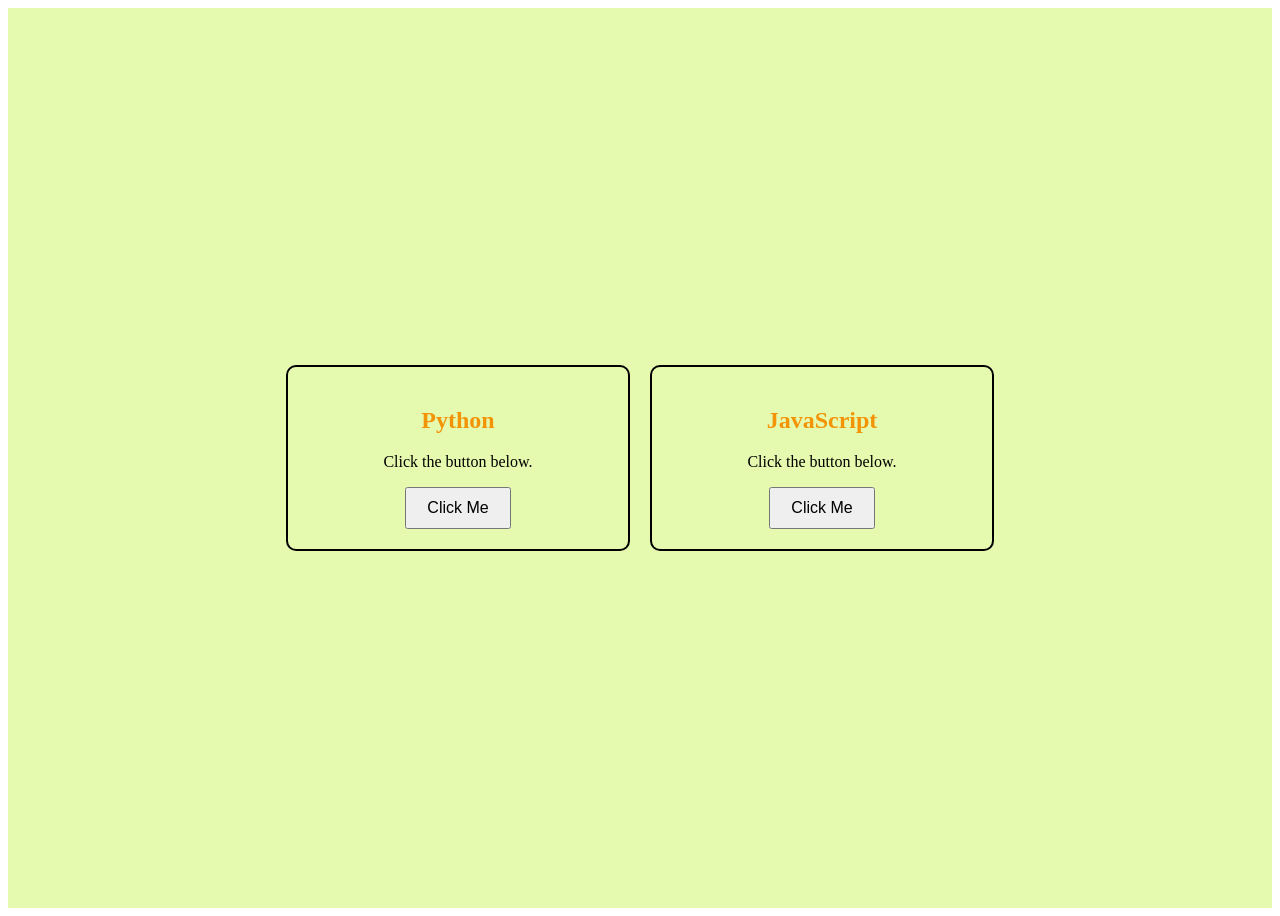
<file: FullStack learning/web technologies/CSS/index.htm>
<!DOCTYPE html>
<html lang="en">
<head>
    <meta charset="UTF-8">
    <meta name="viewport" content="width=device-width, initial-scale=1.0">
    <title>Demo</title>
    <link rel="stylesheet" href="style.css">
    <style>
        section {
            background-color: #d9f787a9;
        }
    </style>
</head>
<body>
    <section>
        <div class="container">
            <div class="card">
                <h2 style="color: rgb(243, 148, 6);">Python</h2>
                <p>Click the button below.</p>

                <button onclick="showMessage()">
                    Click Me
                </button>
            </div>
            <div class="card">
                <h2 style="color: rgb(243, 148, 6);">JavaScript</h2>
                <p>Click the button below.</p>
    
                <button onclick="showMessage()">
                    Click Me
                </button>
            </div>
        </div>
    </section>
    <script>
        function showMessage() {
            alert("Hello! You clicked the button.");
        }
    </script>
</body>
</html>
</file>
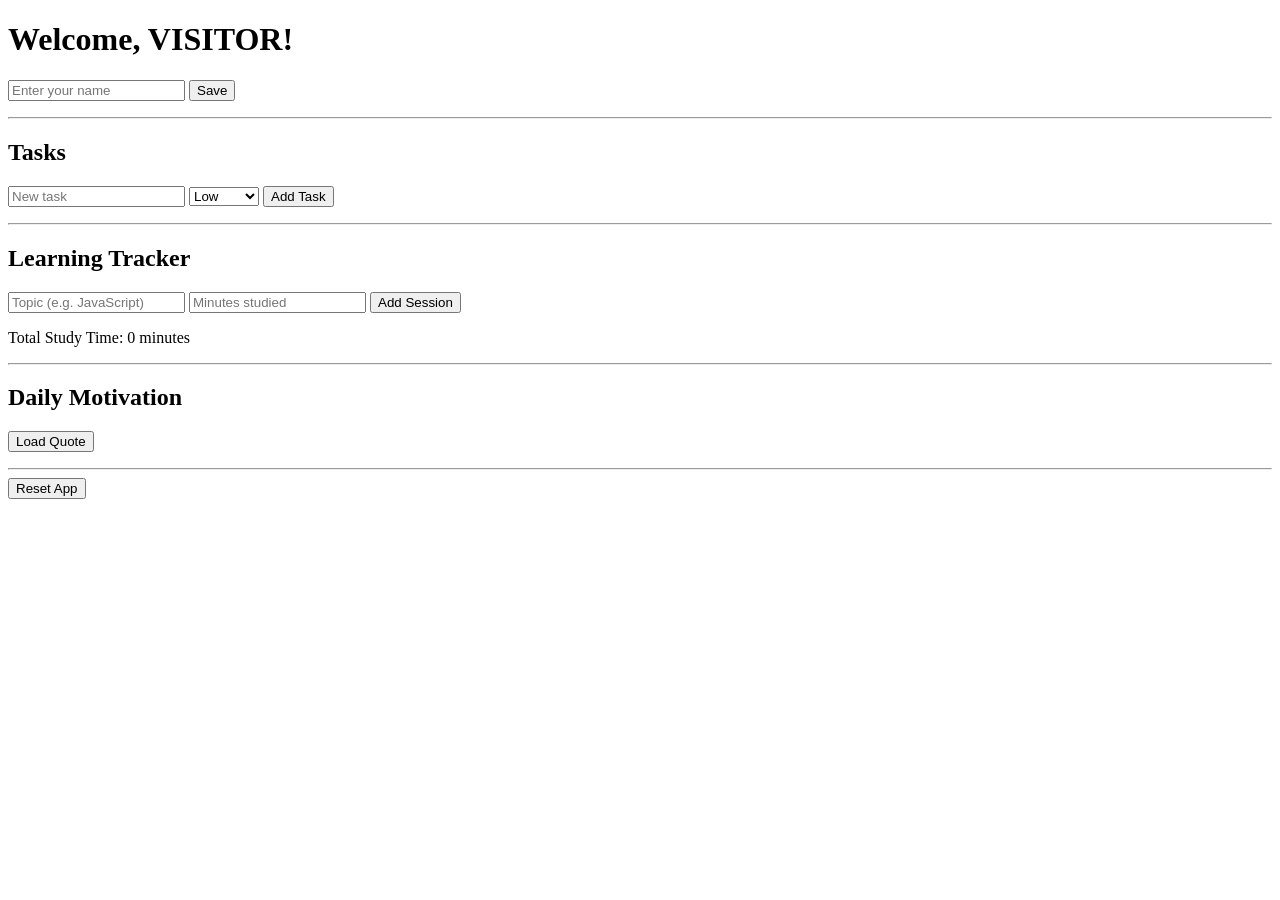
<file: FullStack learning/web technologies/JS learning/JS Productivity Dashboard (Pure JS prj)/ES module-based code/index.html>
<!DOCTYPE html>
<html lang="en">
<head>
  <meta charset="UTF-8">
  <title>Productivity Dashboard</title>
</head>
<body>

  <h1 id="title"></h1>

  <form id="user-form">
    <input id="name" placeholder="Enter your name" />
    <button type="submit">Save</button>
  </form>

  <p id="output"></p>

  <hr />

    <h2>Tasks</h2>

    <form id="task-form">
    <input id="task-input" placeholder="New task" />
    <select id="priority">
        <option value="low">Low</option>
        <option value="medium">Medium</option>
        <option value="high">High</option>
    </select>
    <button type="submit">Add Task</button>
    </form>

    <ul id="task-list"></ul>

    <hr />

    <h2>Learning Tracker</h2>

    <form id="session-form">
    <input id="topic" placeholder="Topic (e.g. JavaScript)" />
    <input id="duration" type="number" placeholder="Minutes studied" />
    <button type="submit">Add Session</button>
    </form>

    <p id="stats"></p>

    <ul id="session-list"></ul>

    <hr />

    <h2>Daily Motivation</h2>

    <button id="load-quote">Load Quote</button>

    <p id="quote"></p>
    <p id="quote-status"></p>

    <hr />
    <!-- RESET THE LOCAL DATA -->
    <button id="reset">Reset App</button>

  <script type="module" src="app.js"></script>
</body>
</html>
</file>
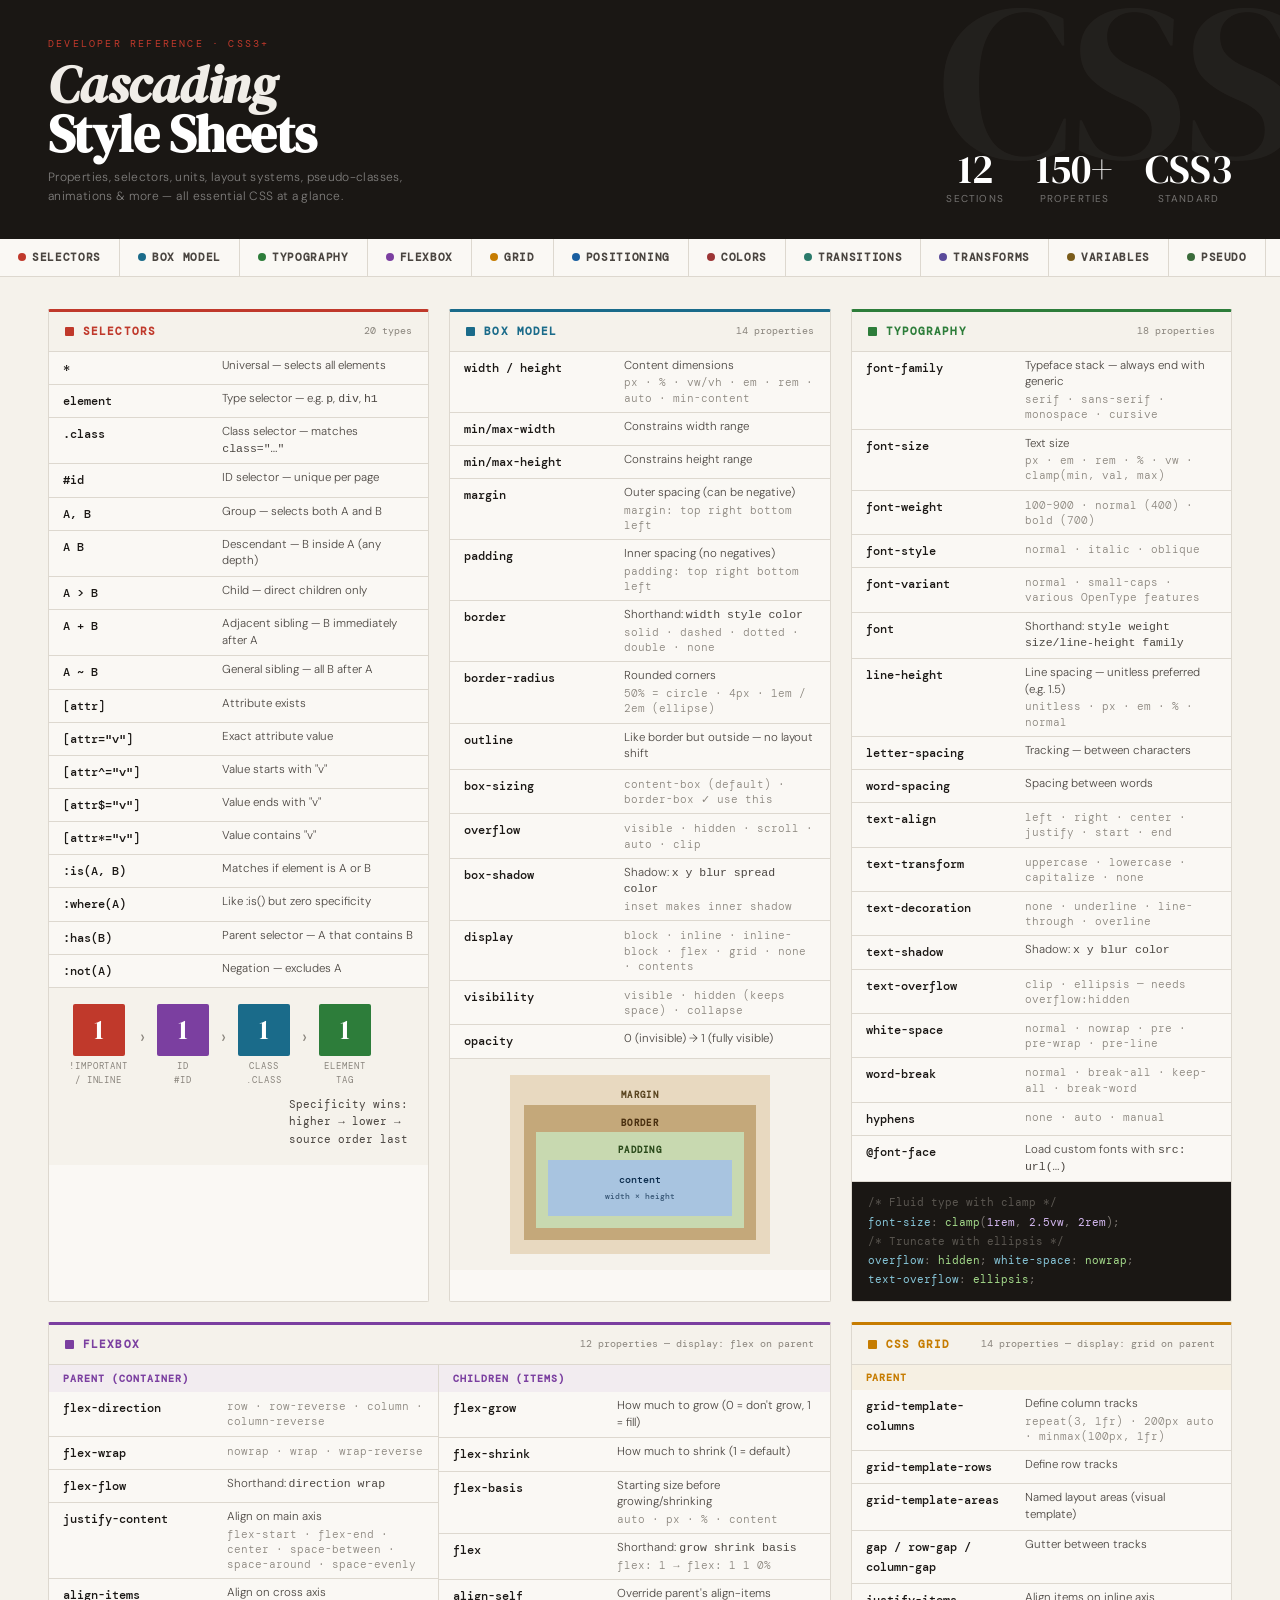
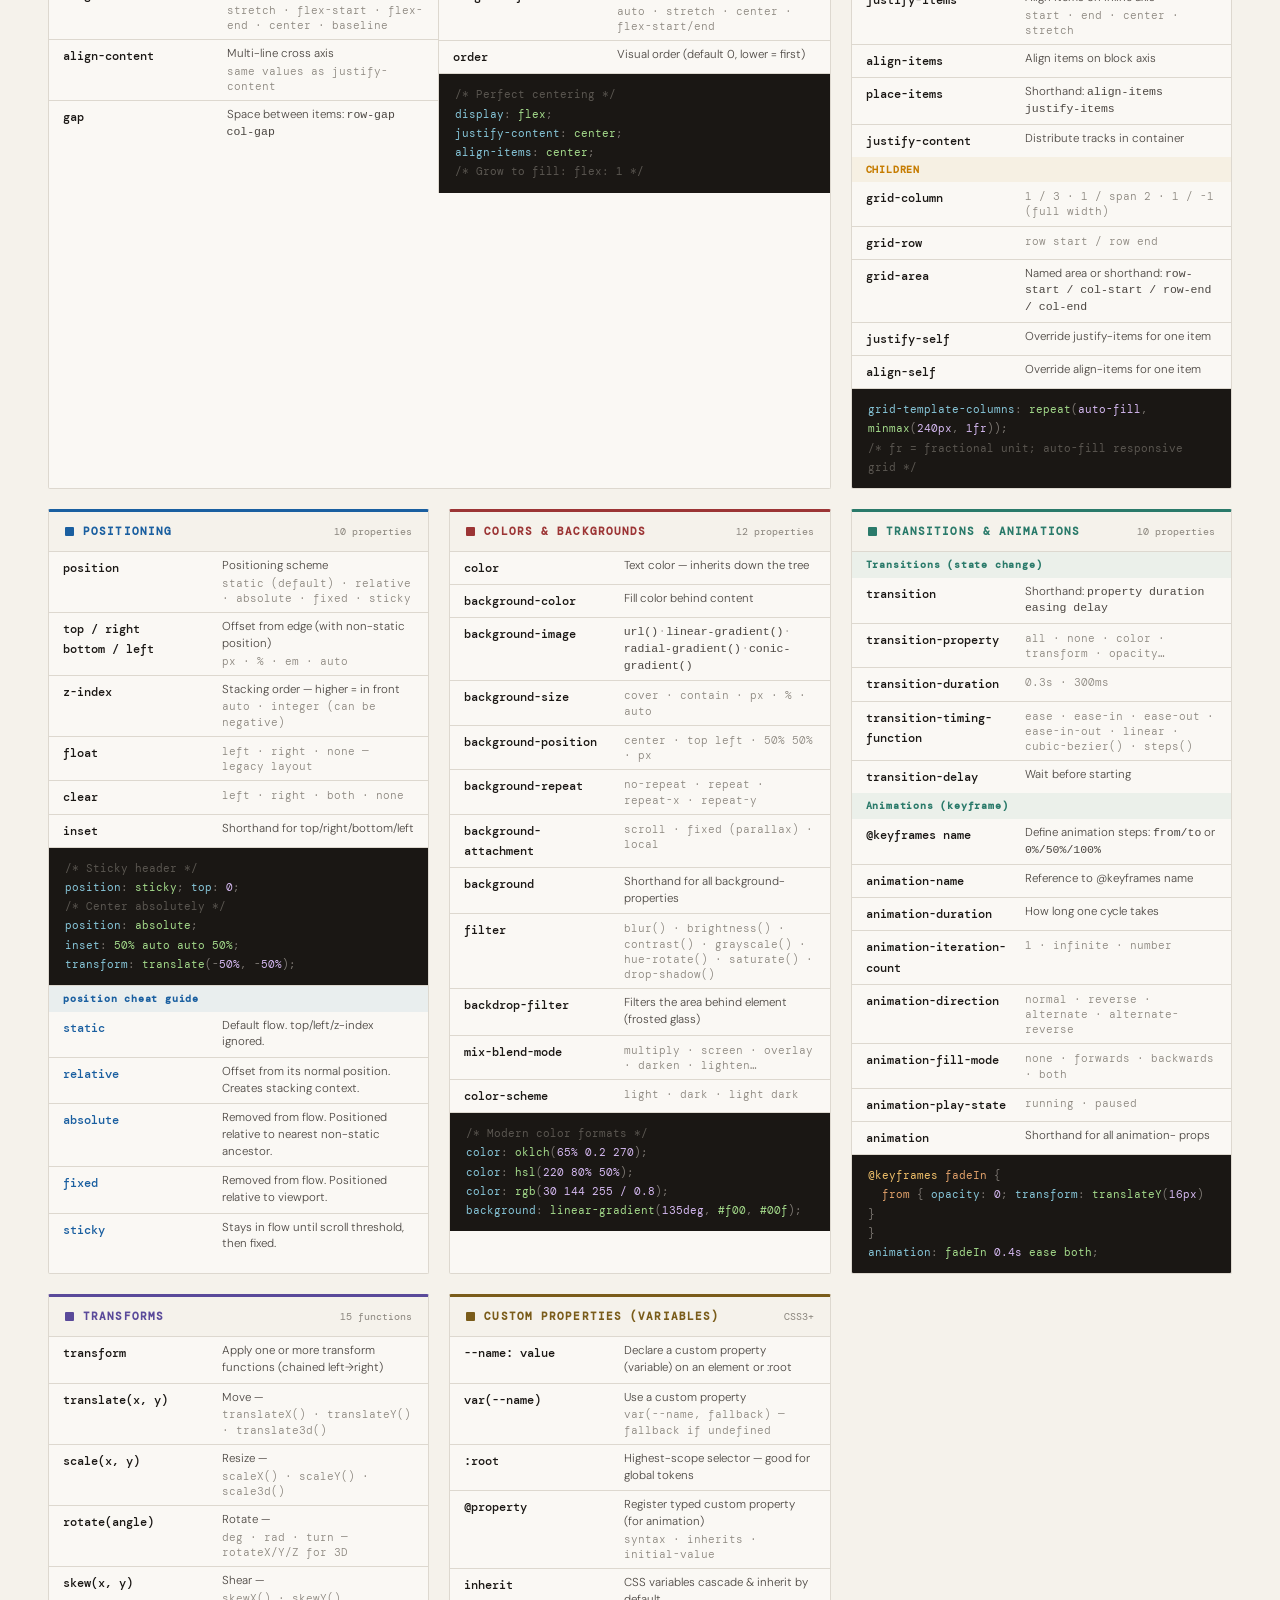
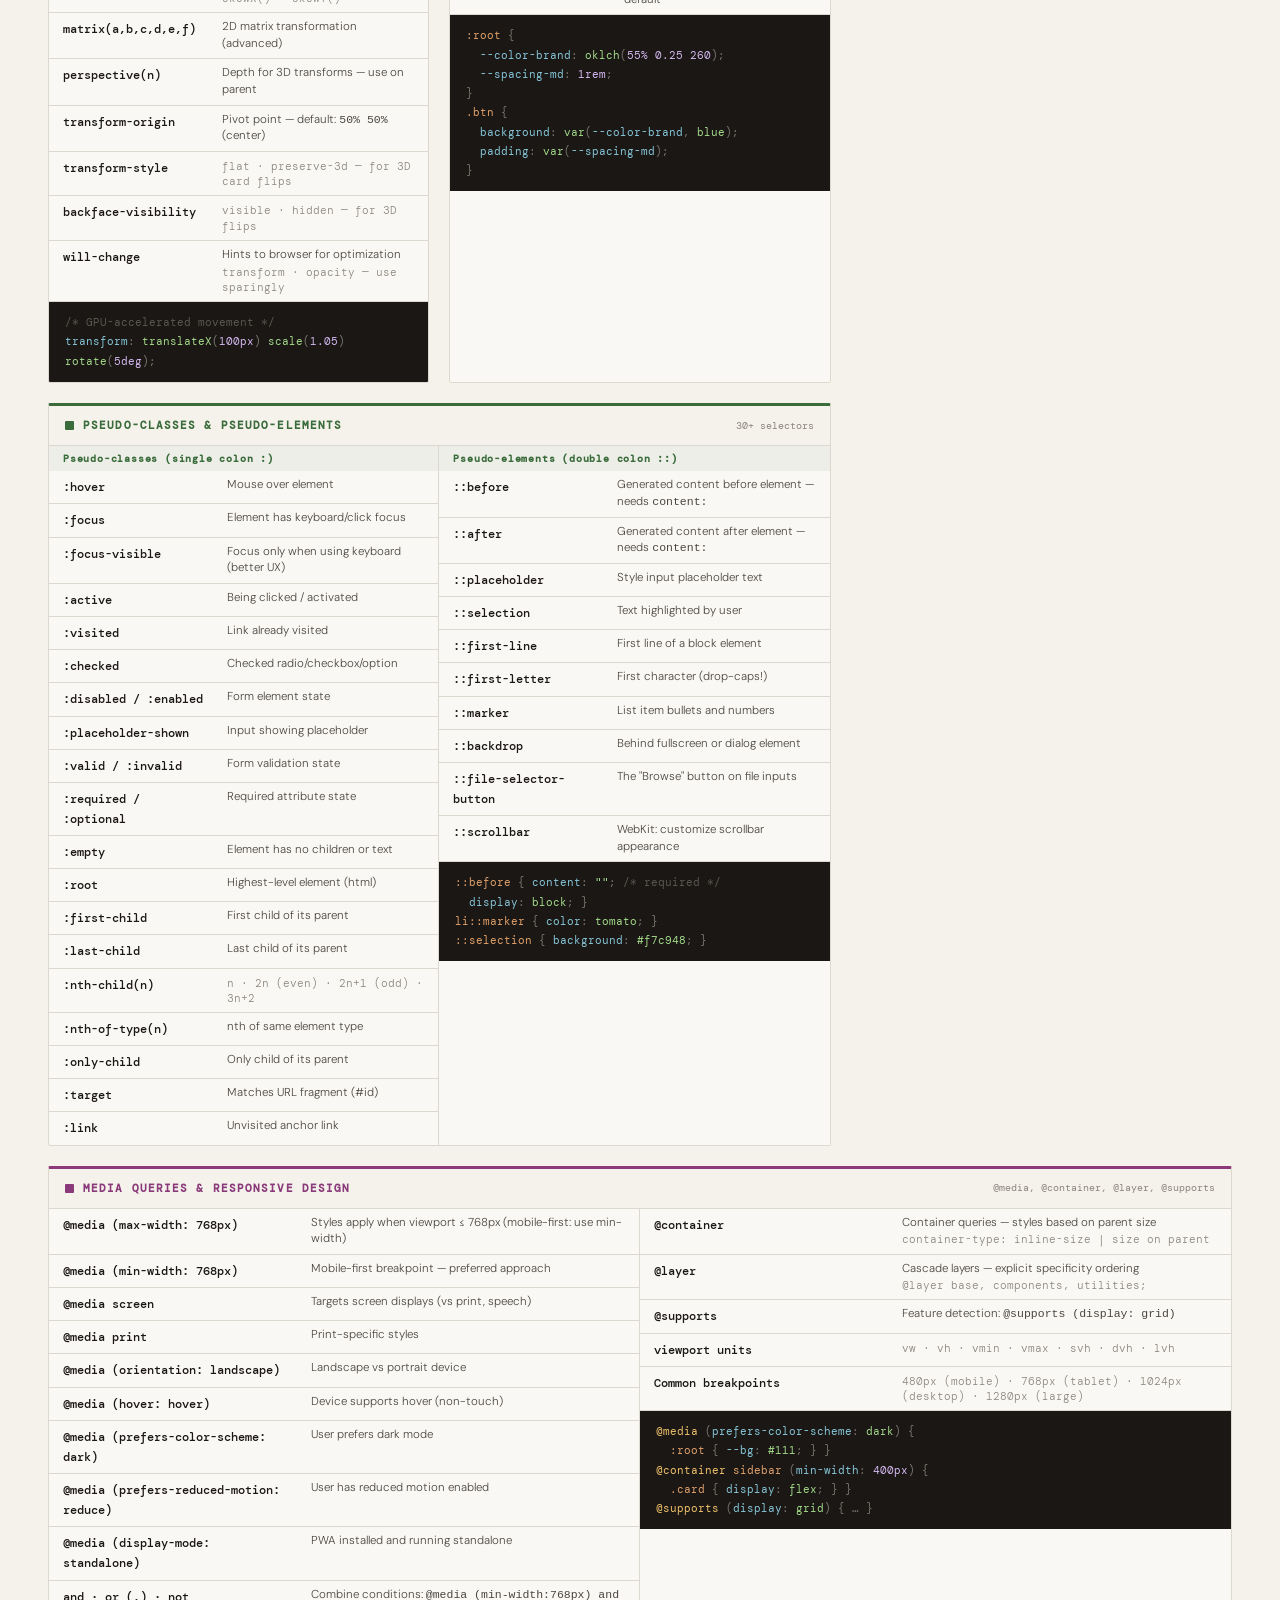
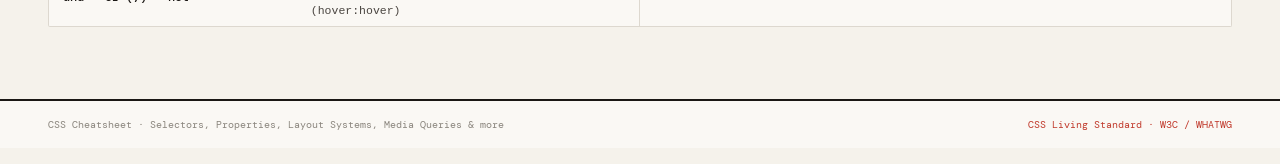
<file: FullStack learning/web technologies/css-cheatsheet.html>
<!DOCTYPE html>
<html lang="en">
<head>
<meta charset="UTF-8">
<meta name="viewport" content="width=device-width, initial-scale=1.0">
<title>CSS — Cheatsheet</title>
<link href="https://fonts.googleapis.com/css2?family=DM+Mono:ital,wght@0,300;0,400;0,500;1,300&family=DM+Serif+Display:ital@0;1&family=DM+Sans:wght@300;400;500;600&display=swap" rel="stylesheet">
<style>
  :root {
    --bg: #f5f2eb;
    --paper: #faf8f4;
    --ink: #1a1714;
    --ink-mid: #4a4540;
    --ink-dim: #8a857d;
    --rule: #ddd8cf;
    --accent: #c0392b;

    /* category colors */
    --c1: #c0392b; /* selectors - red */
    --c2: #1a6b8a; /* box model - teal */
    --c3: #2d7d3a; /* typography - green */
    --c4: #7b3fa0; /* flexbox - purple */
    --c5: #c67c00; /* grid - amber */
    --c6: #1a5fa0; /* positioning - blue */
    --c7: #9c3535; /* colors - rose */
    --c8: #2a7a6a; /* transitions - emerald */
    --c9: #5a4a9a; /* transforms - indigo */
    --c10: #7a5c1a; /* variables - brown */
    --c11: #3a6b3a; /* pseudo - forest */
    --c12: #8a3a7a; /* media queries - magenta */

    --mono: 'DM Mono', monospace;
    --serif: 'DM Serif Display', serif;
    --sans: 'DM Sans', sans-serif;
  }

  *, *::before, *::after { box-sizing: border-box; margin: 0; padding: 0; }

  body {
    background: var(--bg);
    color: var(--ink);
    font-family: var(--sans);
    font-size: 13px;
    line-height: 1.55;
  }

  /* ─── HEADER ─── */
  header {
    background: var(--ink);
    color: var(--paper);
    padding: 36px 48px 32px;
    display: flex;
    align-items: flex-end;
    justify-content: space-between;
    gap: 24px;
    position: relative;
    overflow: hidden;
  }

  header::before {
    content: 'CSS';
    position: absolute;
    right: -20px;
    top: -30px;
    font-family: var(--serif);
    font-size: 220px;
    color: rgba(255,255,255,0.04);
    pointer-events: none;
    line-height: 1;
  }

  .h-eyebrow {
    font-family: var(--mono);
    font-size: 10px;
    letter-spacing: 0.22em;
    text-transform: uppercase;
    color: var(--accent);
    margin-bottom: 8px;
  }

  h1 {
    font-family: var(--serif);
    font-size: 52px;
    line-height: 0.95;
    color: #fff;
    letter-spacing: -0.01em;
  }

  h1 em {
    font-style: italic;
    color: #f0ede8;
  }

  .h-sub {
    font-size: 12px;
    color: rgba(255,255,255,0.45);
    margin-top: 10px;
    font-weight: 300;
    letter-spacing: 0.03em;
    max-width: 400px;
    line-height: 1.6;
  }

  .h-stats {
    display: flex;
    gap: 32px;
    flex-shrink: 0;
    position: relative;
    z-index: 1;
  }

  .h-stat { text-align: center; }
  .h-stat-n {
    font-family: var(--serif);
    font-size: 40px;
    color: #fff;
    line-height: 1;
    display: block;
  }
  .h-stat-l {
    font-size: 10px;
    color: rgba(255,255,255,0.4);
    letter-spacing: 0.12em;
    text-transform: uppercase;
    margin-top: 2px;
    display: block;
  }

  /* ─── CATEGORY STRIP ─── */
  .cat-strip {
    display: flex;
    border-bottom: 1px solid var(--rule);
    background: var(--paper);
    overflow-x: auto;
    scrollbar-width: none;
  }
  .cat-strip::-webkit-scrollbar { display: none; }

  .cat-pill {
    padding: 10px 18px;
    font-size: 11px;
    font-weight: 600;
    letter-spacing: 0.06em;
    text-transform: uppercase;
    white-space: nowrap;
    border-right: 1px solid var(--rule);
    cursor: pointer;
    transition: background 0.15s;
    display: flex;
    align-items: center;
    gap: 6px;
    font-family: var(--mono);
    color: var(--ink-mid);
  }

  .cat-pill:hover { background: var(--bg); }

  .cat-dot {
    width: 8px; height: 8px; border-radius: 50%;
    flex-shrink: 0;
  }

  /* ─── MAIN LAYOUT ─── */
  .main { padding: 32px 48px 72px; }

  .grid {
    display: grid;
    grid-template-columns: repeat(3, 1fr);
    gap: 20px;
  }

  @media (max-width: 1100px) { .grid { grid-template-columns: repeat(2,1fr); } }
  @media (max-width: 680px)  { .grid { grid-template-columns: 1fr; } .main { padding: 20px; } header { padding: 24px; flex-direction: column; align-items: flex-start; } }

  /* ─── CARD ─── */
  .card {
    background: var(--paper);
    border: 1px solid var(--rule);
    border-top: 3px solid var(--rule);
    border-radius: 2px;
    overflow: hidden;
    animation: rise 0.45s cubic-bezier(0.22,1,0.36,1) both;
  }

  @keyframes rise {
    from { opacity: 0; transform: translateY(14px); }
    to   { opacity: 1; transform: translateY(0); }
  }

  .card:nth-child(1)  { animation-delay:0.04s; border-top-color: var(--c1); }
  .card:nth-child(2)  { animation-delay:0.07s; border-top-color: var(--c2); }
  .card:nth-child(3)  { animation-delay:0.10s; border-top-color: var(--c3); }
  .card:nth-child(4)  { animation-delay:0.13s; border-top-color: var(--c4); }
  .card:nth-child(5)  { animation-delay:0.16s; border-top-color: var(--c5); }
  .card:nth-child(6)  { animation-delay:0.19s; border-top-color: var(--c6); }
  .card:nth-child(7)  { animation-delay:0.22s; border-top-color: var(--c7); }
  .card:nth-child(8)  { animation-delay:0.25s; border-top-color: var(--c8); }
  .card:nth-child(9)  { animation-delay:0.28s; border-top-color: var(--c9); }
  .card:nth-child(10) { animation-delay:0.31s; border-top-color: var(--c10); }
  .card:nth-child(11) { animation-delay:0.34s; border-top-color: var(--c11); }
  .card:nth-child(12) { animation-delay:0.37s; border-top-color: var(--c12); }

  .card-head {
    padding: 11px 16px;
    display: flex;
    align-items: center;
    gap: 9px;
    border-bottom: 1px solid var(--rule);
    background: var(--bg);
  }

  .card-icon { width: 9px; height: 9px; border-radius: 1px; flex-shrink: 0; }

  .card-title {
    font-size: 11px;
    font-weight: 600;
    letter-spacing: 0.1em;
    text-transform: uppercase;
    font-family: var(--mono);
  }

  .card-count {
    margin-left: auto;
    font-size: 10px;
    color: var(--ink-dim);
    font-family: var(--mono);
  }

  /* ─── PROPERTY ROWS ─── */
  .prop-table { width: 100%; border-collapse: collapse; }

  .prop-table tr {
    border-bottom: 1px solid var(--rule);
    transition: background 0.1s;
  }
  .prop-table tr:last-child { border-bottom: none; }
  .prop-table tr:hover { background: rgba(0,0,0,0.025); }

  .prop-table td { padding: 6px 14px; vertical-align: top; }
  .prop-table td:first-child { width: 42%; padding-right: 4px; }

  .prop { font-family: var(--mono); font-size: 12px; font-weight: 500; }
  .prop-desc { font-size: 11.5px; color: var(--ink-mid); font-weight: 300; line-height: 1.45; }

  .vals {
    font-family: var(--mono);
    font-size: 10.5px;
    color: var(--ink-dim);
    display: block;
    margin-top: 1px;
  }

  /* ─── CODE EXAMPLE ─── */
  .example {
    background: var(--ink);
    padding: 11px 16px;
    font-family: var(--mono);
    font-size: 11px;
    line-height: 1.75;
    color: #c8c4be;
    border-top: 1px solid var(--rule);
    overflow-x: auto;
  }

  .e-sel   { color: #e0a06a; }
  .e-prop  { color: #86c5d8; }
  .e-val   { color: #a3d98a; }
  .e-unit  { color: #d4b8f0; }
  .e-comment { color: #5a5650; }
  .e-at    { color: #f0c06a; }
  .e-punc  { color: #7a7570; }

  /* ─── FULL SPAN ─── */
  .full { grid-column: 1 / -1; }
  .span2 { grid-column: span 2; }

  /* ─── TWO-COL TABLE INSIDE FULL CARD ─── */
  .two-col-wrap {
    display: grid;
    grid-template-columns: 1fr 1fr;
    gap: 0;
  }
  .two-col-wrap > div { border-right: 1px solid var(--rule); }
  .two-col-wrap > div:last-child { border-right: none; }

  /* ─── SPECIFICITY DIAGRAM ─── */
  .specificity {
    display: flex;
    align-items: center;
    gap: 0;
    padding: 16px 20px;
    border-top: 1px solid var(--rule);
    background: var(--bg);
    flex-wrap: wrap;
    gap: 8px;
  }

  .spec-box {
    display: flex;
    flex-direction: column;
    align-items: center;
    gap: 4px;
  }

  .spec-num {
    width: 52px; height: 52px;
    border-radius: 2px;
    display: flex;
    align-items: center;
    justify-content: center;
    font-family: var(--serif);
    font-size: 28px;
    color: #fff;
  }

  .spec-lbl {
    font-size: 9px;
    font-family: var(--mono);
    letter-spacing: 0.1em;
    text-transform: uppercase;
    color: var(--ink-dim);
    text-align: center;
  }

  .spec-arrow {
    font-size: 18px;
    color: var(--ink-dim);
    padding: 0 4px;
    margin-top: -16px;
  }

  .spec-note {
    margin-left: auto;
    font-size: 11px;
    color: var(--ink-mid);
    font-family: var(--mono);
    line-height: 1.6;
    max-width: 220px;
  }

  /* ─── BOX MODEL DIAGRAM ─── */
  .box-model {
    padding: 16px;
    display: flex;
    justify-content: center;
    border-top: 1px solid var(--rule);
    background: var(--bg);
  }

  .bm-outer {
    background: #e8d9c0;
    padding: 14px;
    font-family: var(--mono);
    font-size: 10px;
    color: #5a4520;
    text-align: center;
    position: relative;
    min-width: 260px;
  }
  .bm-border {
    background: #c4a87a;
    padding: 12px;
    color: #4a3010;
  }
  .bm-padding {
    background: #c8d9b0;
    padding: 12px;
    color: #2a4a1a;
  }
  .bm-content {
    background: #a8c4e0;
    padding: 12px 20px;
    color: #0a2a4a;
    font-weight: 500;
  }
  .bm-label {
    font-size: 9px;
    letter-spacing: 0.14em;
    text-transform: uppercase;
    font-weight: 600;
    margin-bottom: 2px;
    display: block;
  }

  /* ─── FOOTER ─── */
  footer {
    border-top: 2px solid var(--ink);
    padding: 16px 48px;
    display: flex;
    justify-content: space-between;
    font-size: 10px;
    color: var(--ink-dim);
    font-family: var(--mono);
    background: var(--paper);
  }
</style>
</head>
<body>

<header>
  <div>
    <div class="h-eyebrow">Developer Reference · CSS3+</div>
    <h1><em>Cascading</em><br>Style Sheets</h1>
    <p class="h-sub">Properties, selectors, units, layout systems, pseudo-classes, animations &amp; more — all essential CSS at a glance.</p>
  </div>
  <div class="h-stats">
    <div class="h-stat"><span class="h-stat-n">12</span><span class="h-stat-l">Sections</span></div>
    <div class="h-stat"><span class="h-stat-n">150+</span><span class="h-stat-l">Properties</span></div>
    <div class="h-stat"><span class="h-stat-n">CSS3</span><span class="h-stat-l">Standard</span></div>
  </div>
</header>

<div class="cat-strip">
  <div class="cat-pill"><div class="cat-dot" style="background:var(--c1)"></div>Selectors</div>
  <div class="cat-pill"><div class="cat-dot" style="background:var(--c2)"></div>Box Model</div>
  <div class="cat-pill"><div class="cat-dot" style="background:var(--c3)"></div>Typography</div>
  <div class="cat-pill"><div class="cat-dot" style="background:var(--c4)"></div>Flexbox</div>
  <div class="cat-pill"><div class="cat-dot" style="background:var(--c5)"></div>Grid</div>
  <div class="cat-pill"><div class="cat-dot" style="background:var(--c6)"></div>Positioning</div>
  <div class="cat-pill"><div class="cat-dot" style="background:var(--c7)"></div>Colors</div>
  <div class="cat-pill"><div class="cat-dot" style="background:var(--c8)"></div>Transitions</div>
  <div class="cat-pill"><div class="cat-dot" style="background:var(--c9)"></div>Transforms</div>
  <div class="cat-pill"><div class="cat-dot" style="background:var(--c10)"></div>Variables</div>
  <div class="cat-pill"><div class="cat-dot" style="background:var(--c11)"></div>Pseudo</div>
  <div class="cat-pill"><div class="cat-dot" style="background:var(--c12)"></div>Media</div>
</div>

<div class="main">
<div class="grid">

  <!-- ① SELECTORS -->
  <div class="card">
    <div class="card-head">
      <div class="card-icon" style="background:var(--c1)"></div>
      <span class="card-title" style="color:var(--c1)">Selectors</span>
      <span class="card-count">20 types</span>
    </div>
    <table class="prop-table">
      <tr><td><span class="prop">*</span></td><td class="prop-desc">Universal — selects all elements</td></tr>
      <tr><td><span class="prop">element</span></td><td class="prop-desc">Type selector — e.g. <code>p</code>, <code>div</code>, <code>h1</code></td></tr>
      <tr><td><span class="prop">.class</span></td><td class="prop-desc">Class selector — matches <code>class="…"</code></td></tr>
      <tr><td><span class="prop">#id</span></td><td class="prop-desc">ID selector — unique per page</td></tr>
      <tr><td><span class="prop">A, B</span></td><td class="prop-desc">Group — selects both A and B</td></tr>
      <tr><td><span class="prop">A B</span></td><td class="prop-desc">Descendant — B inside A (any depth)</td></tr>
      <tr><td><span class="prop">A > B</span></td><td class="prop-desc">Child — direct children only</td></tr>
      <tr><td><span class="prop">A + B</span></td><td class="prop-desc">Adjacent sibling — B immediately after A</td></tr>
      <tr><td><span class="prop">A ~ B</span></td><td class="prop-desc">General sibling — all B after A</td></tr>
      <tr><td><span class="prop">[attr]</span></td><td class="prop-desc">Attribute exists</td></tr>
      <tr><td><span class="prop">[attr="v"]</span></td><td class="prop-desc">Exact attribute value</td></tr>
      <tr><td><span class="prop">[attr^="v"]</span></td><td class="prop-desc">Value starts with "v"</td></tr>
      <tr><td><span class="prop">[attr$="v"]</span></td><td class="prop-desc">Value ends with "v"</td></tr>
      <tr><td><span class="prop">[attr*="v"]</span></td><td class="prop-desc">Value contains "v"</td></tr>
      <tr><td><span class="prop">:is(A, B)</span></td><td class="prop-desc">Matches if element is A or B</td></tr>
      <tr><td><span class="prop">:where(A)</span></td><td class="prop-desc">Like :is() but zero specificity</td></tr>
      <tr><td><span class="prop">:has(B)</span></td><td class="prop-desc">Parent selector — A that contains B</td></tr>
      <tr><td><span class="prop">:not(A)</span></td><td class="prop-desc">Negation — excludes A</td></tr>
    </table>
    <!-- specificity diagram -->
    <div class="specificity">
      <div class="spec-box">
        <div class="spec-num" style="background:#c0392b">1</div>
        <div class="spec-lbl">!important<br>/ inline</div>
      </div>
      <div class="spec-arrow">›</div>
      <div class="spec-box">
        <div class="spec-num" style="background:#7b3fa0">1</div>
        <div class="spec-lbl">ID<br>#id</div>
      </div>
      <div class="spec-arrow">›</div>
      <div class="spec-box">
        <div class="spec-num" style="background:#1a6b8a">1</div>
        <div class="spec-lbl">Class<br>.class</div>
      </div>
      <div class="spec-arrow">›</div>
      <div class="spec-box">
        <div class="spec-num" style="background:#2d7d3a">1</div>
        <div class="spec-lbl">Element<br>tag</div>
      </div>
      <div class="spec-note">Specificity wins:<br>higher → lower →<br>source order last</div>
    </div>
  </div>

  <!-- ② BOX MODEL -->
  <div class="card">
    <div class="card-head">
      <div class="card-icon" style="background:var(--c2)"></div>
      <span class="card-title" style="color:var(--c2)">Box Model</span>
      <span class="card-count">14 properties</span>
    </div>
    <table class="prop-table">
      <tr><td><span class="prop">width / height</span></td><td class="prop-desc">Content dimensions<br><span class="vals">px · % · vw/vh · em · rem · auto · min-content</span></td></tr>
      <tr><td><span class="prop">min/max-width</span></td><td class="prop-desc">Constrains width range</td></tr>
      <tr><td><span class="prop">min/max-height</span></td><td class="prop-desc">Constrains height range</td></tr>
      <tr><td><span class="prop">margin</span></td><td class="prop-desc">Outer spacing (can be negative)<br><span class="vals">margin: top right bottom left</span></td></tr>
      <tr><td><span class="prop">padding</span></td><td class="prop-desc">Inner spacing (no negatives)<br><span class="vals">padding: top right bottom left</span></td></tr>
      <tr><td><span class="prop">border</span></td><td class="prop-desc">Shorthand: <code>width style color</code><br><span class="vals">solid · dashed · dotted · double · none</span></td></tr>
      <tr><td><span class="prop">border-radius</span></td><td class="prop-desc">Rounded corners<br><span class="vals">50% = circle · 4px · 1em / 2em (ellipse)</span></td></tr>
      <tr><td><span class="prop">outline</span></td><td class="prop-desc">Like border but outside — no layout shift</td></tr>
      <tr><td><span class="prop">box-sizing</span></td><td class="prop-desc"><span class="vals">content-box (default) · border-box ✓ use this</span></td></tr>
      <tr><td><span class="prop">overflow</span></td><td class="prop-desc"><span class="vals">visible · hidden · scroll · auto · clip</span></td></tr>
      <tr><td><span class="prop">box-shadow</span></td><td class="prop-desc">Shadow: <code>x y blur spread color</code><br><span class="vals">inset makes inner shadow</span></td></tr>
      <tr><td><span class="prop">display</span></td><td class="prop-desc"><span class="vals">block · inline · inline-block · flex · grid · none · contents</span></td></tr>
      <tr><td><span class="prop">visibility</span></td><td class="prop-desc"><span class="vals">visible · hidden (keeps space) · collapse</span></td></tr>
      <tr><td><span class="prop">opacity</span></td><td class="prop-desc">0 (invisible) → 1 (fully visible)</td></tr>
    </table>
    <div class="box-model">
      <div class="bm-outer">
        <span class="bm-label">margin</span>
        <div class="bm-border">
          <span class="bm-label">border</span>
          <div class="bm-padding">
            <span class="bm-label">padding</span>
            <div class="bm-content">content<br><small style="opacity:0.7">width × height</small></div>
          </div>
        </div>
      </div>
    </div>
  </div>

  <!-- ③ TYPOGRAPHY -->
  <div class="card">
    <div class="card-head">
      <div class="card-icon" style="background:var(--c3)"></div>
      <span class="card-title" style="color:var(--c3)">Typography</span>
      <span class="card-count">18 properties</span>
    </div>
    <table class="prop-table">
      <tr><td><span class="prop">font-family</span></td><td class="prop-desc">Typeface stack — always end with generic<br><span class="vals">serif · sans-serif · monospace · cursive</span></td></tr>
      <tr><td><span class="prop">font-size</span></td><td class="prop-desc">Text size<br><span class="vals">px · em · rem · % · vw · clamp(min, val, max)</span></td></tr>
      <tr><td><span class="prop">font-weight</span></td><td class="prop-desc"><span class="vals">100–900 · normal (400) · bold (700)</span></td></tr>
      <tr><td><span class="prop">font-style</span></td><td class="prop-desc"><span class="vals">normal · italic · oblique</span></td></tr>
      <tr><td><span class="prop">font-variant</span></td><td class="prop-desc"><span class="vals">normal · small-caps · various OpenType features</span></td></tr>
      <tr><td><span class="prop">font</span></td><td class="prop-desc">Shorthand: <code>style weight size/line-height family</code></td></tr>
      <tr><td><span class="prop">line-height</span></td><td class="prop-desc">Line spacing — unitless preferred (e.g. 1.5)<br><span class="vals">unitless · px · em · % · normal</span></td></tr>
      <tr><td><span class="prop">letter-spacing</span></td><td class="prop-desc">Tracking — between characters</td></tr>
      <tr><td><span class="prop">word-spacing</span></td><td class="prop-desc">Spacing between words</td></tr>
      <tr><td><span class="prop">text-align</span></td><td class="prop-desc"><span class="vals">left · right · center · justify · start · end</span></td></tr>
      <tr><td><span class="prop">text-transform</span></td><td class="prop-desc"><span class="vals">uppercase · lowercase · capitalize · none</span></td></tr>
      <tr><td><span class="prop">text-decoration</span></td><td class="prop-desc"><span class="vals">none · underline · line-through · overline</span></td></tr>
      <tr><td><span class="prop">text-shadow</span></td><td class="prop-desc">Shadow: <code>x y blur color</code></td></tr>
      <tr><td><span class="prop">text-overflow</span></td><td class="prop-desc"><span class="vals">clip · ellipsis — needs overflow:hidden</span></td></tr>
      <tr><td><span class="prop">white-space</span></td><td class="prop-desc"><span class="vals">normal · nowrap · pre · pre-wrap · pre-line</span></td></tr>
      <tr><td><span class="prop">word-break</span></td><td class="prop-desc"><span class="vals">normal · break-all · keep-all · break-word</span></td></tr>
      <tr><td><span class="prop">hyphens</span></td><td class="prop-desc"><span class="vals">none · auto · manual</span></td></tr>
      <tr><td><span class="prop">@font-face</span></td><td class="prop-desc">Load custom fonts with <code>src: url(…)</code></td></tr>
    </table>
    <div class="example">
      <span class="e-comment">/* Fluid type with clamp */</span><br>
      <span class="e-prop">font-size</span><span class="e-punc">:</span> <span class="e-val">clamp</span><span class="e-punc">(</span><span class="e-unit">1rem</span><span class="e-punc">,</span> <span class="e-unit">2.5vw</span><span class="e-punc">,</span> <span class="e-unit">2rem</span><span class="e-punc">);</span><br>
      <span class="e-comment">/* Truncate with ellipsis */</span><br>
      <span class="e-prop">overflow</span><span class="e-punc">:</span> <span class="e-val">hidden</span><span class="e-punc">;</span> <span class="e-prop">white-space</span><span class="e-punc">:</span> <span class="e-val">nowrap</span><span class="e-punc">;</span><br>
      <span class="e-prop">text-overflow</span><span class="e-punc">:</span> <span class="e-val">ellipsis</span><span class="e-punc">;</span>
    </div>
  </div>

  <!-- ④ FLEXBOX -->
  <div class="card span2">
    <div class="card-head">
      <div class="card-icon" style="background:var(--c4)"></div>
      <span class="card-title" style="color:var(--c4)">Flexbox</span>
      <span class="card-count">12 properties — display: flex on parent</span>
    </div>
    <div class="two-col-wrap">
      <div>
        <table class="prop-table">
          <thead><tr><td colspan="2" style="padding:6px 14px;font-size:10px;font-weight:600;letter-spacing:0.1em;text-transform:uppercase;font-family:var(--mono);color:var(--c4);background:rgba(123,63,160,0.06);">Parent (Container)</td></tr></thead>
          <tr><td><span class="prop">flex-direction</span></td><td class="prop-desc"><span class="vals">row · row-reverse · column · column-reverse</span></td></tr>
          <tr><td><span class="prop">flex-wrap</span></td><td class="prop-desc"><span class="vals">nowrap · wrap · wrap-reverse</span></td></tr>
          <tr><td><span class="prop">flex-flow</span></td><td class="prop-desc">Shorthand: <code>direction wrap</code></td></tr>
          <tr><td><span class="prop">justify-content</span></td><td class="prop-desc">Align on main axis<br><span class="vals">flex-start · flex-end · center · space-between · space-around · space-evenly</span></td></tr>
          <tr><td><span class="prop">align-items</span></td><td class="prop-desc">Align on cross axis<br><span class="vals">stretch · flex-start · flex-end · center · baseline</span></td></tr>
          <tr><td><span class="prop">align-content</span></td><td class="prop-desc">Multi-line cross axis<br><span class="vals">same values as justify-content</span></td></tr>
          <tr><td><span class="prop">gap</span></td><td class="prop-desc">Space between items: <code>row-gap col-gap</code></td></tr>
        </table>
      </div>
      <div>
        <table class="prop-table">
          <thead><tr><td colspan="2" style="padding:6px 14px;font-size:10px;font-weight:600;letter-spacing:0.1em;text-transform:uppercase;font-family:var(--mono);color:var(--c4);background:rgba(123,63,160,0.06);">Children (Items)</td></tr></thead>
          <tr><td><span class="prop">flex-grow</span></td><td class="prop-desc">How much to grow (0 = don't grow, 1 = fill)</td></tr>
          <tr><td><span class="prop">flex-shrink</span></td><td class="prop-desc">How much to shrink (1 = default)</td></tr>
          <tr><td><span class="prop">flex-basis</span></td><td class="prop-desc">Starting size before growing/shrinking<br><span class="vals">auto · px · % · content</span></td></tr>
          <tr><td><span class="prop">flex</span></td><td class="prop-desc">Shorthand: <code>grow shrink basis</code><br><span class="vals">flex: 1 → flex: 1 1 0%</span></td></tr>
          <tr><td><span class="prop">align-self</span></td><td class="prop-desc">Override parent's align-items<br><span class="vals">auto · stretch · center · flex-start/end</span></td></tr>
          <tr><td><span class="prop">order</span></td><td class="prop-desc">Visual order (default 0, lower = first)</td></tr>
        </table>
        <div class="example">
          <span class="e-comment">/* Perfect centering */</span><br>
          <span class="e-prop">display</span><span class="e-punc">:</span> <span class="e-val">flex</span><span class="e-punc">;</span><br>
          <span class="e-prop">justify-content</span><span class="e-punc">:</span> <span class="e-val">center</span><span class="e-punc">;</span><br>
          <span class="e-prop">align-items</span><span class="e-punc">:</span> <span class="e-val">center</span><span class="e-punc">;</span><br>
          <span class="e-comment">/* Grow to fill: flex: 1 */</span>
        </div>
      </div>
    </div>
  </div>

  <!-- ⑤ CSS GRID -->
  <div class="card">
    <div class="card-head">
      <div class="card-icon" style="background:var(--c5)"></div>
      <span class="card-title" style="color:var(--c5)">CSS Grid</span>
      <span class="card-count">14 properties — display: grid on parent</span>
    </div>
    <table class="prop-table">
      <thead><tr><td colspan="2" style="padding:5px 14px;font-size:10px;font-weight:600;letter-spacing:0.08em;font-family:var(--mono);color:var(--c5);background:rgba(198,124,0,0.07);">PARENT</td></tr></thead>
      <tr><td><span class="prop">grid-template-columns</span></td><td class="prop-desc">Define column tracks<br><span class="vals">repeat(3, 1fr) · 200px auto · minmax(100px, 1fr)</span></td></tr>
      <tr><td><span class="prop">grid-template-rows</span></td><td class="prop-desc">Define row tracks</td></tr>
      <tr><td><span class="prop">grid-template-areas</span></td><td class="prop-desc">Named layout areas (visual template)</td></tr>
      <tr><td><span class="prop">gap / row-gap / column-gap</span></td><td class="prop-desc">Gutter between tracks</td></tr>
      <tr><td><span class="prop">justify-items</span></td><td class="prop-desc">Align items on inline axis<br><span class="vals">start · end · center · stretch</span></td></tr>
      <tr><td><span class="prop">align-items</span></td><td class="prop-desc">Align items on block axis</td></tr>
      <tr><td><span class="prop">place-items</span></td><td class="prop-desc">Shorthand: <code>align-items justify-items</code></td></tr>
      <tr><td><span class="prop">justify-content</span></td><td class="prop-desc">Distribute tracks in container</td></tr>
      <thead><tr><td colspan="2" style="padding:5px 14px;font-size:10px;font-weight:600;letter-spacing:0.08em;font-family:var(--mono);color:var(--c5);background:rgba(198,124,0,0.07);">CHILDREN</td></tr></thead>
      <tr><td><span class="prop">grid-column</span></td><td class="prop-desc"><span class="vals">1 / 3 · 1 / span 2 · 1 / -1 (full width)</span></td></tr>
      <tr><td><span class="prop">grid-row</span></td><td class="prop-desc"><span class="vals">row start / row end</span></td></tr>
      <tr><td><span class="prop">grid-area</span></td><td class="prop-desc">Named area or shorthand: <code>row-start / col-start / row-end / col-end</code></td></tr>
      <tr><td><span class="prop">justify-self</span></td><td class="prop-desc">Override justify-items for one item</td></tr>
      <tr><td><span class="prop">align-self</span></td><td class="prop-desc">Override align-items for one item</td></tr>
    </table>
    <div class="example">
      <span class="e-prop">grid-template-columns</span><span class="e-punc">:</span> <span class="e-val">repeat</span><span class="e-punc">(</span><span class="e-unit">auto-fill</span><span class="e-punc">,</span> <span class="e-val">minmax</span><span class="e-punc">(</span><span class="e-unit">240px</span><span class="e-punc">,</span> <span class="e-unit">1fr</span><span class="e-punc">));</span><br>
      <span class="e-comment">/* fr = fractional unit; auto-fill responsive grid */</span>
    </div>
  </div>

  <!-- ⑥ POSITIONING -->
  <div class="card">
    <div class="card-head">
      <div class="card-icon" style="background:var(--c6)"></div>
      <span class="card-title" style="color:var(--c6)">Positioning</span>
      <span class="card-count">10 properties</span>
    </div>
    <table class="prop-table">
      <tr><td><span class="prop">position</span></td><td class="prop-desc">Positioning scheme<br><span class="vals">static (default) · relative · absolute · fixed · sticky</span></td></tr>
      <tr><td><span class="prop">top / right<br>bottom / left</span></td><td class="prop-desc">Offset from edge (with non-static position)<br><span class="vals">px · % · em · auto</span></td></tr>
      <tr><td><span class="prop">z-index</span></td><td class="prop-desc">Stacking order — higher = in front<br><span class="vals">auto · integer (can be negative)</span></td></tr>
      <tr><td><span class="prop">float</span></td><td class="prop-desc"><span class="vals">left · right · none — legacy layout</span></td></tr>
      <tr><td><span class="prop">clear</span></td><td class="prop-desc"><span class="vals">left · right · both · none</span></td></tr>
      <tr><td><span class="prop">inset</span></td><td class="prop-desc">Shorthand for top/right/bottom/left</td></tr>
    </table>
    <div class="example">
      <span class="e-comment">/* Sticky header */</span><br>
      <span class="e-prop">position</span><span class="e-punc">:</span> <span class="e-val">sticky</span><span class="e-punc">;</span> <span class="e-prop">top</span><span class="e-punc">:</span> <span class="e-unit">0</span><span class="e-punc">;</span><br>
      <span class="e-comment">/* Center absolutely */</span><br>
      <span class="e-prop">position</span><span class="e-punc">:</span> <span class="e-val">absolute</span><span class="e-punc">;</span><br>
      <span class="e-prop">inset</span><span class="e-punc">:</span> <span class="e-val">50% auto auto 50%</span><span class="e-punc">;</span><br>
      <span class="e-prop">transform</span><span class="e-punc">:</span> <span class="e-val">translate</span><span class="e-punc">(-</span><span class="e-unit">50%</span><span class="e-punc">, -</span><span class="e-unit">50%</span><span class="e-punc">);</span>
    </div>
    <table class="prop-table" style="border-top:1px solid var(--rule)">
      <thead><tr><td colspan="2" style="padding:5px 14px;font-size:10px;font-weight:600;letter-spacing:0.08em;font-family:var(--mono);color:var(--c6);background:rgba(26,95,160,0.07);">position cheat guide</td></tr></thead>
      <tr><td><span class="prop" style="color:var(--c6)">static</span></td><td class="prop-desc">Default flow. top/left/z-index ignored.</td></tr>
      <tr><td><span class="prop" style="color:var(--c6)">relative</span></td><td class="prop-desc">Offset from its normal position. Creates stacking context.</td></tr>
      <tr><td><span class="prop" style="color:var(--c6)">absolute</span></td><td class="prop-desc">Removed from flow. Positioned relative to nearest non-static ancestor.</td></tr>
      <tr><td><span class="prop" style="color:var(--c6)">fixed</span></td><td class="prop-desc">Removed from flow. Positioned relative to viewport.</td></tr>
      <tr><td><span class="prop" style="color:var(--c6)">sticky</span></td><td class="prop-desc">Stays in flow until scroll threshold, then fixed.</td></tr>
    </table>
  </div>

  <!-- ⑦ COLORS & BACKGROUNDS -->
  <div class="card">
    <div class="card-head">
      <div class="card-icon" style="background:var(--c7)"></div>
      <span class="card-title" style="color:var(--c7)">Colors &amp; Backgrounds</span>
      <span class="card-count">12 properties</span>
    </div>
    <table class="prop-table">
      <tr><td><span class="prop">color</span></td><td class="prop-desc">Text color — inherits down the tree</td></tr>
      <tr><td><span class="prop">background-color</span></td><td class="prop-desc">Fill color behind content</td></tr>
      <tr><td><span class="prop">background-image</span></td><td class="prop-desc"><code>url()</code> · <code>linear-gradient()</code> · <code>radial-gradient()</code> · <code>conic-gradient()</code></td></tr>
      <tr><td><span class="prop">background-size</span></td><td class="prop-desc"><span class="vals">cover · contain · px · % · auto</span></td></tr>
      <tr><td><span class="prop">background-position</span></td><td class="prop-desc"><span class="vals">center · top left · 50% 50% · px</span></td></tr>
      <tr><td><span class="prop">background-repeat</span></td><td class="prop-desc"><span class="vals">no-repeat · repeat · repeat-x · repeat-y</span></td></tr>
      <tr><td><span class="prop">background-attachment</span></td><td class="prop-desc"><span class="vals">scroll · fixed (parallax) · local</span></td></tr>
      <tr><td><span class="prop">background</span></td><td class="prop-desc">Shorthand for all background- properties</td></tr>
      <tr><td><span class="prop">filter</span></td><td class="prop-desc"><span class="vals">blur() · brightness() · contrast() · grayscale() · hue-rotate() · saturate() · drop-shadow()</span></td></tr>
      <tr><td><span class="prop">backdrop-filter</span></td><td class="prop-desc">Filters the area behind element (frosted glass)</td></tr>
      <tr><td><span class="prop">mix-blend-mode</span></td><td class="prop-desc"><span class="vals">multiply · screen · overlay · darken · lighten…</span></td></tr>
      <tr><td><span class="prop">color-scheme</span></td><td class="prop-desc"><span class="vals">light · dark · light dark</span></td></tr>
    </table>
    <div class="example">
      <span class="e-comment">/* Modern color formats */</span><br>
      <span class="e-prop">color</span><span class="e-punc">:</span> <span class="e-val">oklch</span><span class="e-punc">(</span><span class="e-unit">65% 0.2 270</span><span class="e-punc">);</span><br>
      <span class="e-prop">color</span><span class="e-punc">:</span> <span class="e-val">hsl</span><span class="e-punc">(</span><span class="e-unit">220 80% 50%</span><span class="e-punc">);</span><br>
      <span class="e-prop">color</span><span class="e-punc">:</span> <span class="e-val">rgb</span><span class="e-punc">(</span><span class="e-unit">30 144 255 / 0.8</span><span class="e-punc">);</span><br>
      <span class="e-prop">background</span><span class="e-punc">:</span> <span class="e-val">linear-gradient</span><span class="e-punc">(</span><span class="e-unit">135deg</span><span class="e-punc">,</span> <span class="e-val">#f00</span><span class="e-punc">,</span> <span class="e-val">#00f</span><span class="e-punc">);</span>
    </div>
  </div>

  <!-- ⑧ TRANSITIONS & ANIMATIONS -->
  <div class="card">
    <div class="card-head">
      <div class="card-icon" style="background:var(--c8)"></div>
      <span class="card-title" style="color:var(--c8)">Transitions &amp; Animations</span>
      <span class="card-count">10 properties</span>
    </div>
    <table class="prop-table">
      <thead><tr><td colspan="2" style="padding:5px 14px;font-size:10px;font-weight:600;letter-spacing:0.08em;font-family:var(--mono);color:var(--c8);background:rgba(42,122,106,0.07);">Transitions (state change)</td></tr></thead>
      <tr><td><span class="prop">transition</span></td><td class="prop-desc">Shorthand: <code>property duration easing delay</code></td></tr>
      <tr><td><span class="prop">transition-property</span></td><td class="prop-desc"><span class="vals">all · none · color · transform · opacity…</span></td></tr>
      <tr><td><span class="prop">transition-duration</span></td><td class="prop-desc"><span class="vals">0.3s · 300ms</span></td></tr>
      <tr><td><span class="prop">transition-timing-function</span></td><td class="prop-desc"><span class="vals">ease · ease-in · ease-out · ease-in-out · linear · cubic-bezier() · steps()</span></td></tr>
      <tr><td><span class="prop">transition-delay</span></td><td class="prop-desc">Wait before starting</td></tr>
      <thead><tr><td colspan="2" style="padding:5px 14px;font-size:10px;font-weight:600;letter-spacing:0.08em;font-family:var(--mono);color:var(--c8);background:rgba(42,122,106,0.07);">Animations (keyframe)</td></tr></thead>
      <tr><td><span class="prop">@keyframes name</span></td><td class="prop-desc">Define animation steps: <code>from/to</code> or <code>0%/50%/100%</code></td></tr>
      <tr><td><span class="prop">animation-name</span></td><td class="prop-desc">Reference to @keyframes name</td></tr>
      <tr><td><span class="prop">animation-duration</span></td><td class="prop-desc">How long one cycle takes</td></tr>
      <tr><td><span class="prop">animation-iteration-count</span></td><td class="prop-desc"><span class="vals">1 · infinite · number</span></td></tr>
      <tr><td><span class="prop">animation-direction</span></td><td class="prop-desc"><span class="vals">normal · reverse · alternate · alternate-reverse</span></td></tr>
      <tr><td><span class="prop">animation-fill-mode</span></td><td class="prop-desc"><span class="vals">none · forwards · backwards · both</span></td></tr>
      <tr><td><span class="prop">animation-play-state</span></td><td class="prop-desc"><span class="vals">running · paused</span></td></tr>
      <tr><td><span class="prop">animation</span></td><td class="prop-desc">Shorthand for all animation- props</td></tr>
    </table>
    <div class="example">
      <span class="e-at">@keyframes</span> <span class="e-sel">fadeIn</span> <span class="e-punc">{</span><br>
      &nbsp;&nbsp;<span class="e-sel">from</span> <span class="e-punc">{</span> <span class="e-prop">opacity</span><span class="e-punc">:</span> <span class="e-unit">0</span><span class="e-punc">;</span> <span class="e-prop">transform</span><span class="e-punc">:</span> <span class="e-val">translateY</span><span class="e-punc">(</span><span class="e-unit">16px</span><span class="e-punc">)</span> <span class="e-punc">}</span><br>
      <span class="e-punc">}</span><br>
      <span class="e-prop">animation</span><span class="e-punc">:</span> <span class="e-val">fadeIn</span> <span class="e-unit">0.4s</span> <span class="e-val">ease</span> <span class="e-val">both</span><span class="e-punc">;</span>
    </div>
  </div>

  <!-- ⑨ TRANSFORMS -->
  <div class="card">
    <div class="card-head">
      <div class="card-icon" style="background:var(--c9)"></div>
      <span class="card-title" style="color:var(--c9)">Transforms</span>
      <span class="card-count">15 functions</span>
    </div>
    <table class="prop-table">
      <tr><td><span class="prop">transform</span></td><td class="prop-desc">Apply one or more transform functions (chained left→right)</td></tr>
      <tr><td><span class="prop">translate(x, y)</span></td><td class="prop-desc">Move — <span class="vals">translateX() · translateY() · translate3d()</span></td></tr>
      <tr><td><span class="prop">scale(x, y)</span></td><td class="prop-desc">Resize — <span class="vals">scaleX() · scaleY() · scale3d()</span></td></tr>
      <tr><td><span class="prop">rotate(angle)</span></td><td class="prop-desc">Rotate — <span class="vals">deg · rad · turn — rotateX/Y/Z for 3D</span></td></tr>
      <tr><td><span class="prop">skew(x, y)</span></td><td class="prop-desc">Shear — <span class="vals">skewX() · skewY()</span></td></tr>
      <tr><td><span class="prop">matrix(a,b,c,d,e,f)</span></td><td class="prop-desc">2D matrix transformation (advanced)</td></tr>
      <tr><td><span class="prop">perspective(n)</span></td><td class="prop-desc">Depth for 3D transforms — use on parent</td></tr>
      <tr><td><span class="prop">transform-origin</span></td><td class="prop-desc">Pivot point — default: <code>50% 50%</code> (center)</td></tr>
      <tr><td><span class="prop">transform-style</span></td><td class="prop-desc"><span class="vals">flat · preserve-3d — for 3D card flips</span></td></tr>
      <tr><td><span class="prop">backface-visibility</span></td><td class="prop-desc"><span class="vals">visible · hidden — for 3D flips</span></td></tr>
      <tr><td><span class="prop">will-change</span></td><td class="prop-desc">Hints to browser for optimization<br><span class="vals">transform · opacity — use sparingly</span></td></tr>
    </table>
    <div class="example">
      <span class="e-comment">/* GPU-accelerated movement */</span><br>
      <span class="e-prop">transform</span><span class="e-punc">:</span> <span class="e-val">translateX</span><span class="e-punc">(</span><span class="e-unit">100px</span><span class="e-punc">)</span> <span class="e-val">scale</span><span class="e-punc">(</span><span class="e-unit">1.05</span><span class="e-punc">)</span> <span class="e-val">rotate</span><span class="e-punc">(</span><span class="e-unit">5deg</span><span class="e-punc">);</span>
    </div>
  </div>

  <!-- ⑩ CSS VARIABLES -->
  <div class="card">
    <div class="card-head">
      <div class="card-icon" style="background:var(--c10)"></div>
      <span class="card-title" style="color:var(--c10)">Custom Properties (Variables)</span>
      <span class="card-count">CSS3+</span>
    </div>
    <table class="prop-table">
      <tr><td><span class="prop">--name: value</span></td><td class="prop-desc">Declare a custom property (variable) on an element or :root</td></tr>
      <tr><td><span class="prop">var(--name)</span></td><td class="prop-desc">Use a custom property<br><span class="vals">var(--name, fallback) — fallback if undefined</span></td></tr>
      <tr><td><span class="prop">:root</span></td><td class="prop-desc">Highest-scope selector — good for global tokens</td></tr>
      <tr><td><span class="prop">@property</span></td><td class="prop-desc">Register typed custom property (for animation)<br><span class="vals">syntax · inherits · initial-value</span></td></tr>
      <tr><td><span class="prop">inherit</span></td><td class="prop-desc">CSS variables cascade &amp; inherit by default</td></tr>
    </table>
    <div class="example">
      <span class="e-sel">:root</span> <span class="e-punc">{</span><br>
      &nbsp;&nbsp;<span class="e-prop">--color-brand</span><span class="e-punc">:</span> <span class="e-val">oklch</span><span class="e-punc">(</span><span class="e-unit">55% 0.25 260</span><span class="e-punc">);</span><br>
      &nbsp;&nbsp;<span class="e-prop">--spacing-md</span><span class="e-punc">:</span> <span class="e-unit">1rem</span><span class="e-punc">;</span><br>
      <span class="e-punc">}</span><br>
      <span class="e-sel">.btn</span> <span class="e-punc">{</span><br>
      &nbsp;&nbsp;<span class="e-prop">background</span><span class="e-punc">:</span> <span class="e-val">var</span><span class="e-punc">(</span><span class="e-prop">--color-brand</span><span class="e-punc">,</span> <span class="e-val">blue</span><span class="e-punc">);</span><br>
      &nbsp;&nbsp;<span class="e-prop">padding</span><span class="e-punc">:</span> <span class="e-val">var</span><span class="e-punc">(</span><span class="e-prop">--spacing-md</span><span class="e-punc">);</span><br>
      <span class="e-punc">}</span>
    </div>
  </div>

  <!-- ⑪ PSEUDO-CLASSES & PSEUDO-ELEMENTS -->
  <div class="card span2">
    <div class="card-head">
      <div class="card-icon" style="background:var(--c11)"></div>
      <span class="card-title" style="color:var(--c11)">Pseudo-classes &amp; Pseudo-elements</span>
      <span class="card-count">30+ selectors</span>
    </div>
    <div class="two-col-wrap">
      <div>
        <table class="prop-table">
          <thead><tr><td colspan="2" style="padding:5px 14px;font-size:10px;font-weight:600;letter-spacing:0.08em;font-family:var(--mono);color:var(--c11);background:rgba(58,107,58,0.07);">Pseudo-classes (single colon :)</td></tr></thead>
          <tr><td><span class="prop">:hover</span></td><td class="prop-desc">Mouse over element</td></tr>
          <tr><td><span class="prop">:focus</span></td><td class="prop-desc">Element has keyboard/click focus</td></tr>
          <tr><td><span class="prop">:focus-visible</span></td><td class="prop-desc">Focus only when using keyboard (better UX)</td></tr>
          <tr><td><span class="prop">:active</span></td><td class="prop-desc">Being clicked / activated</td></tr>
          <tr><td><span class="prop">:visited</span></td><td class="prop-desc">Link already visited</td></tr>
          <tr><td><span class="prop">:checked</span></td><td class="prop-desc">Checked radio/checkbox/option</td></tr>
          <tr><td><span class="prop">:disabled / :enabled</span></td><td class="prop-desc">Form element state</td></tr>
          <tr><td><span class="prop">:placeholder-shown</span></td><td class="prop-desc">Input showing placeholder</td></tr>
          <tr><td><span class="prop">:valid / :invalid</span></td><td class="prop-desc">Form validation state</td></tr>
          <tr><td><span class="prop">:required / :optional</span></td><td class="prop-desc">Required attribute state</td></tr>
          <tr><td><span class="prop">:empty</span></td><td class="prop-desc">Element has no children or text</td></tr>
          <tr><td><span class="prop">:root</span></td><td class="prop-desc">Highest-level element (html)</td></tr>
          <tr><td><span class="prop">:first-child</span></td><td class="prop-desc">First child of its parent</td></tr>
          <tr><td><span class="prop">:last-child</span></td><td class="prop-desc">Last child of its parent</td></tr>
          <tr><td><span class="prop">:nth-child(n)</span></td><td class="prop-desc"><span class="vals">n · 2n (even) · 2n+1 (odd) · 3n+2</span></td></tr>
          <tr><td><span class="prop">:nth-of-type(n)</span></td><td class="prop-desc">nth of same element type</td></tr>
          <tr><td><span class="prop">:only-child</span></td><td class="prop-desc">Only child of its parent</td></tr>
          <tr><td><span class="prop">:target</span></td><td class="prop-desc">Matches URL fragment (#id)</td></tr>
          <tr><td><span class="prop">:link</span></td><td class="prop-desc">Unvisited anchor link</td></tr>
        </table>
      </div>
      <div>
        <table class="prop-table">
          <thead><tr><td colspan="2" style="padding:5px 14px;font-size:10px;font-weight:600;letter-spacing:0.08em;font-family:var(--mono);color:var(--c11);background:rgba(58,107,58,0.07);">Pseudo-elements (double colon ::)</td></tr></thead>
          <tr><td><span class="prop">::before</span></td><td class="prop-desc">Generated content before element — needs <code>content:</code></td></tr>
          <tr><td><span class="prop">::after</span></td><td class="prop-desc">Generated content after element — needs <code>content:</code></td></tr>
          <tr><td><span class="prop">::placeholder</span></td><td class="prop-desc">Style input placeholder text</td></tr>
          <tr><td><span class="prop">::selection</span></td><td class="prop-desc">Text highlighted by user</td></tr>
          <tr><td><span class="prop">::first-line</span></td><td class="prop-desc">First line of a block element</td></tr>
          <tr><td><span class="prop">::first-letter</span></td><td class="prop-desc">First character (drop-caps!)</td></tr>
          <tr><td><span class="prop">::marker</span></td><td class="prop-desc">List item bullets and numbers</td></tr>
          <tr><td><span class="prop">::backdrop</span></td><td class="prop-desc">Behind fullscreen or dialog element</td></tr>
          <tr><td><span class="prop">::file-selector-button</span></td><td class="prop-desc">The "Browse" button on file inputs</td></tr>
          <tr><td><span class="prop">::scrollbar</span></td><td class="prop-desc">WebKit: customize scrollbar appearance</td></tr>
        </table>
        <div class="example">
          <span class="e-sel">::before</span> <span class="e-punc">{</span> <span class="e-prop">content</span><span class="e-punc">:</span> <span class="e-val">""</span><span class="e-punc">;</span> <span class="e-comment">/* required */</span><br>
          &nbsp;&nbsp;<span class="e-prop">display</span><span class="e-punc">:</span> <span class="e-val">block</span><span class="e-punc">;</span> <span class="e-punc">}</span><br>
          <span class="e-sel">li::marker</span> <span class="e-punc">{</span> <span class="e-prop">color</span><span class="e-punc">:</span> <span class="e-val">tomato</span><span class="e-punc">;</span> <span class="e-punc">}</span><br>
          <span class="e-sel">::selection</span> <span class="e-punc">{</span> <span class="e-prop">background</span><span class="e-punc">:</span> <span class="e-val">#f7c948</span><span class="e-punc">;</span> <span class="e-punc">}</span>
        </div>
      </div>
    </div>
  </div>

  <!-- ⑫ MEDIA QUERIES & RESPONSIVE -->
  <div class="card full">
    <div class="card-head">
      <div class="card-icon" style="background:var(--c12)"></div>
      <span class="card-title" style="color:var(--c12)">Media Queries &amp; Responsive Design</span>
      <span class="card-count">@media, @container, @layer, @supports</span>
    </div>
    <div class="two-col-wrap">
      <div>
        <table class="prop-table">
          <tr><td><span class="prop">@media (max-width: 768px)</span></td><td class="prop-desc">Styles apply when viewport ≤ 768px (mobile-first: use min-width)</td></tr>
          <tr><td><span class="prop">@media (min-width: 768px)</span></td><td class="prop-desc">Mobile-first breakpoint — preferred approach</td></tr>
          <tr><td><span class="prop">@media screen</span></td><td class="prop-desc">Targets screen displays (vs print, speech)</td></tr>
          <tr><td><span class="prop">@media print</span></td><td class="prop-desc">Print-specific styles</td></tr>
          <tr><td><span class="prop">@media (orientation: landscape)</span></td><td class="prop-desc">Landscape vs portrait device</td></tr>
          <tr><td><span class="prop">@media (hover: hover)</span></td><td class="prop-desc">Device supports hover (non-touch)</td></tr>
          <tr><td><span class="prop">@media (prefers-color-scheme: dark)</span></td><td class="prop-desc">User prefers dark mode</td></tr>
          <tr><td><span class="prop">@media (prefers-reduced-motion: reduce)</span></td><td class="prop-desc">User has reduced motion enabled</td></tr>
          <tr><td><span class="prop">@media (display-mode: standalone)</span></td><td class="prop-desc">PWA installed and running standalone</td></tr>
          <tr><td><span class="prop">and · or (,) · not</span></td><td class="prop-desc">Combine conditions: <code>@media (min-width:768px) and (hover:hover)</code></td></tr>
        </table>
      </div>
      <div>
        <table class="prop-table">
          <tr><td><span class="prop">@container</span></td><td class="prop-desc">Container queries — styles based on parent size<br><span class="vals">container-type: inline-size | size on parent</span></td></tr>
          <tr><td><span class="prop">@layer</span></td><td class="prop-desc">Cascade layers — explicit specificity ordering<br><span class="vals">@layer base, components, utilities;</span></td></tr>
          <tr><td><span class="prop">@supports</span></td><td class="prop-desc">Feature detection: <code>@supports (display: grid)</code></td></tr>
          <tr><td><span class="prop">viewport units</span></td><td class="prop-desc"><span class="vals">vw · vh · vmin · vmax · svh · dvh · lvh</span></td></tr>
          <tr><td><span class="prop">Common breakpoints</span></td><td class="prop-desc"><span class="vals">480px (mobile) · 768px (tablet) · 1024px (desktop) · 1280px (large)</span></td></tr>
        </table>
        <div class="example">
          <span class="e-at">@media</span> <span class="e-punc">(</span><span class="e-prop">prefers-color-scheme</span><span class="e-punc">:</span> <span class="e-val">dark</span><span class="e-punc">) {</span><br>
          &nbsp;&nbsp;<span class="e-sel">:root</span> <span class="e-punc">{</span> <span class="e-prop">--bg</span><span class="e-punc">:</span> <span class="e-val">#111</span><span class="e-punc">;</span> <span class="e-punc">} }</span><br>
          <span class="e-at">@container</span> <span class="e-sel">sidebar</span> <span class="e-punc">(</span><span class="e-prop">min-width</span><span class="e-punc">:</span> <span class="e-unit">400px</span><span class="e-punc">) {</span><br>
          &nbsp;&nbsp;<span class="e-sel">.card</span> <span class="e-punc">{</span> <span class="e-prop">display</span><span class="e-punc">:</span> <span class="e-val">flex</span><span class="e-punc">;</span> <span class="e-punc">} }</span><br>
          <span class="e-at">@supports</span> <span class="e-punc">(</span><span class="e-prop">display</span><span class="e-punc">:</span> <span class="e-val">grid</span><span class="e-punc">) { … }</span>
        </div>
      </div>
    </div>
  </div>

</div><!-- /grid -->
</div><!-- /main -->

<footer>
  <span>CSS Cheatsheet · Selectors, Properties, Layout Systems, Media Queries &amp; more</span>
  <span style="color:var(--accent)">CSS Living Standard · W3C / WHATWG</span>
</footer>

</body>
</html>
</file>
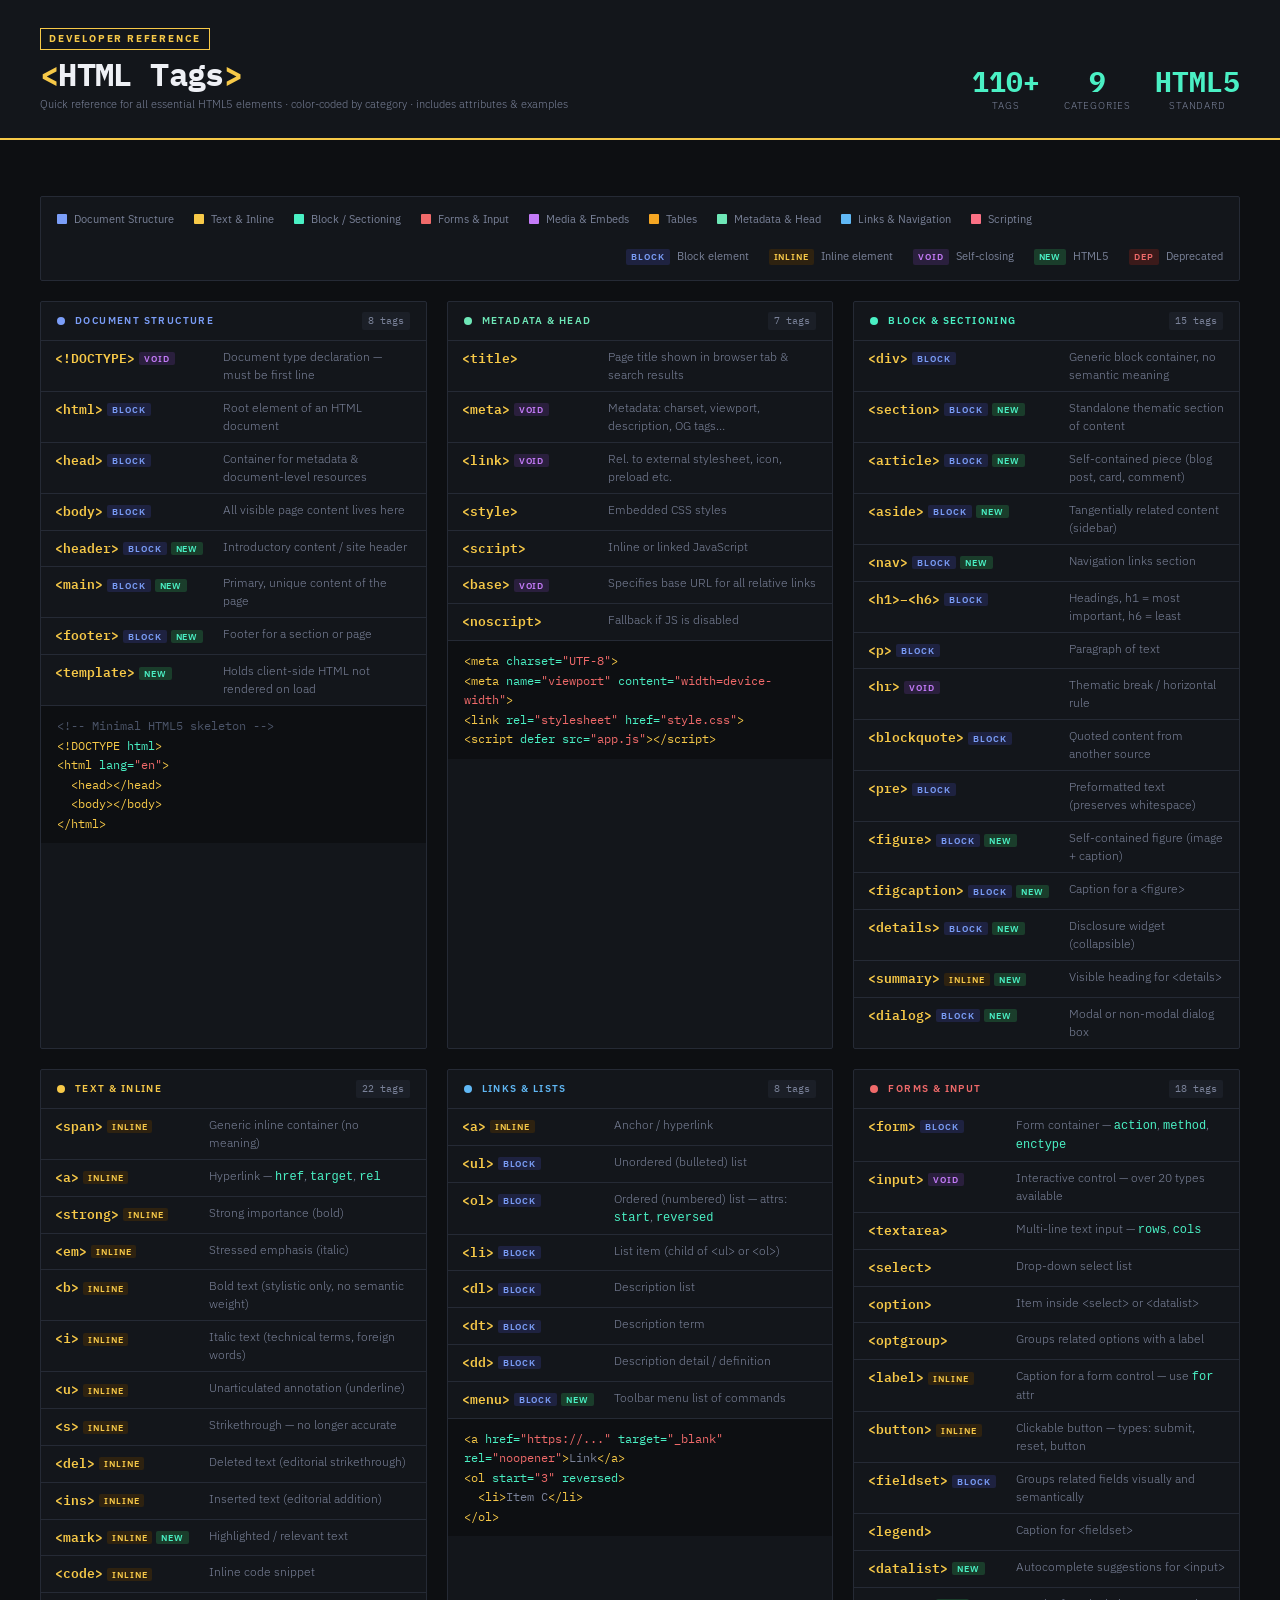
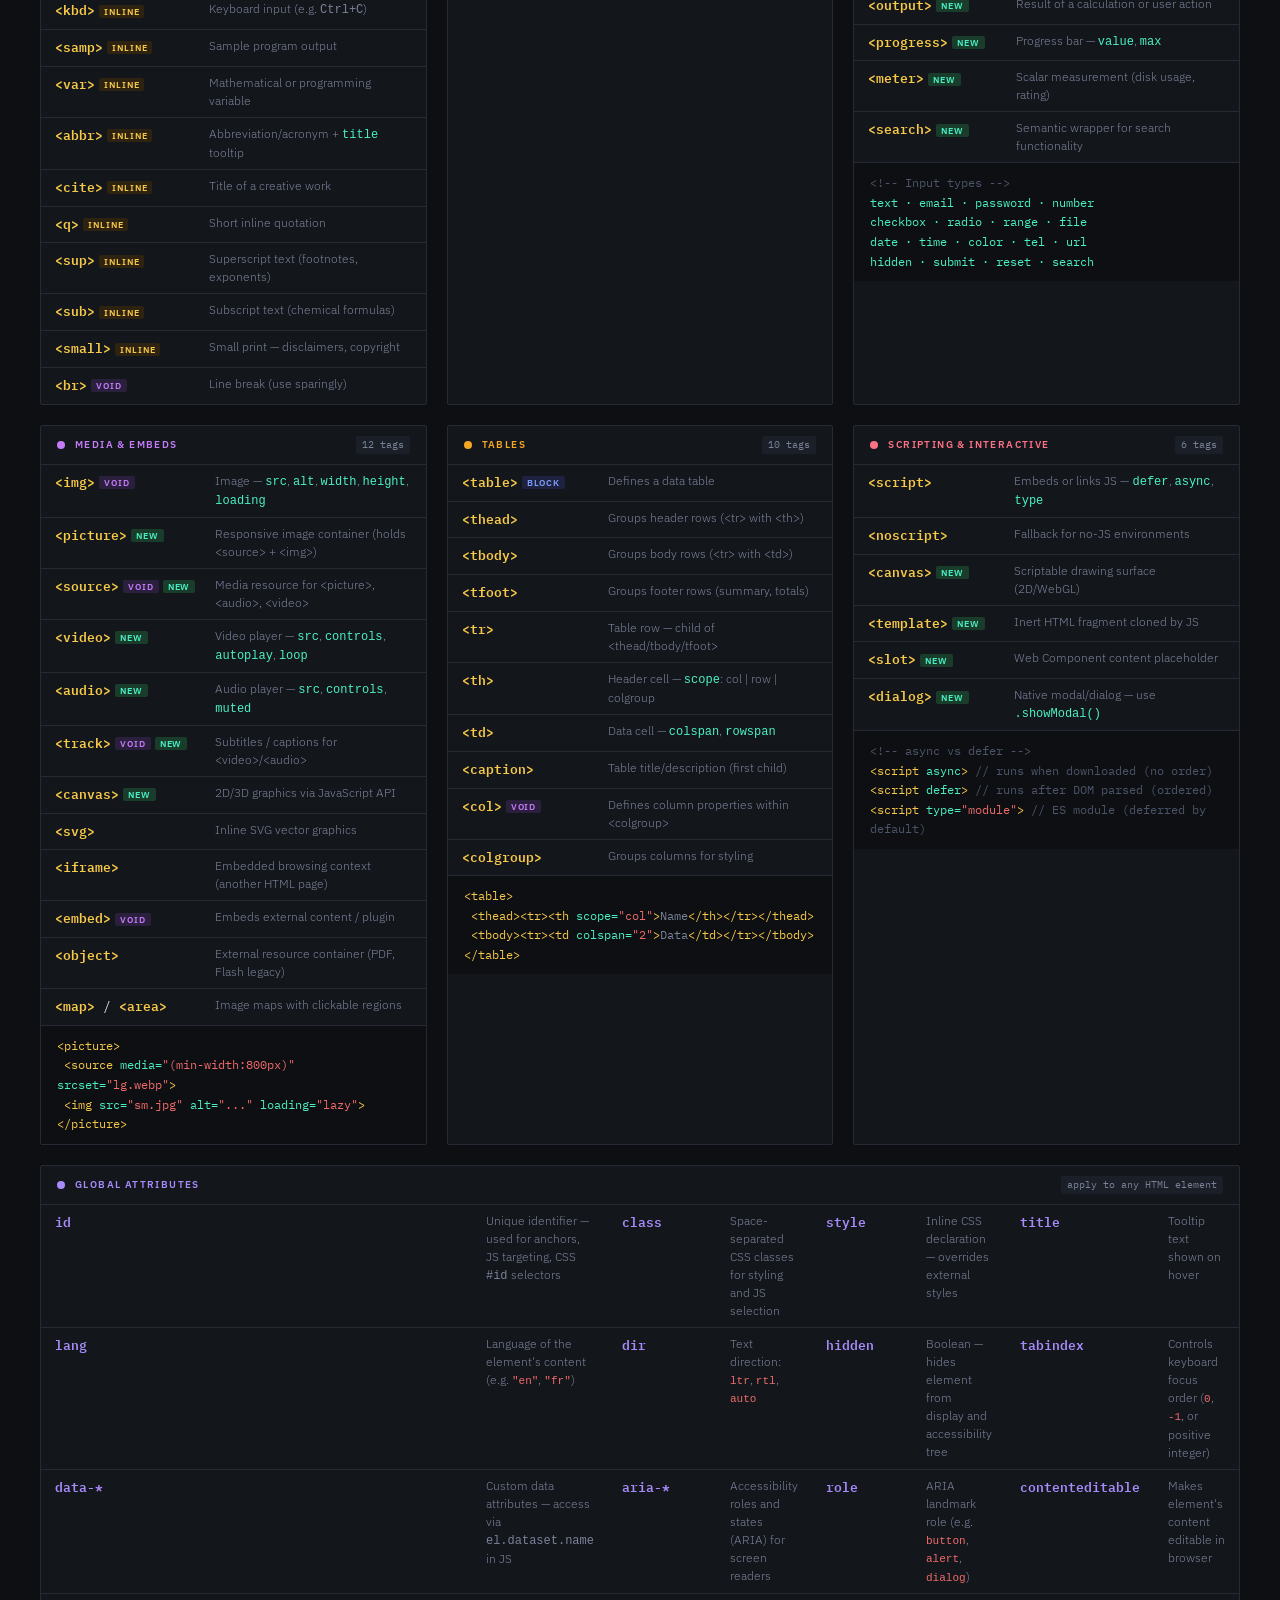
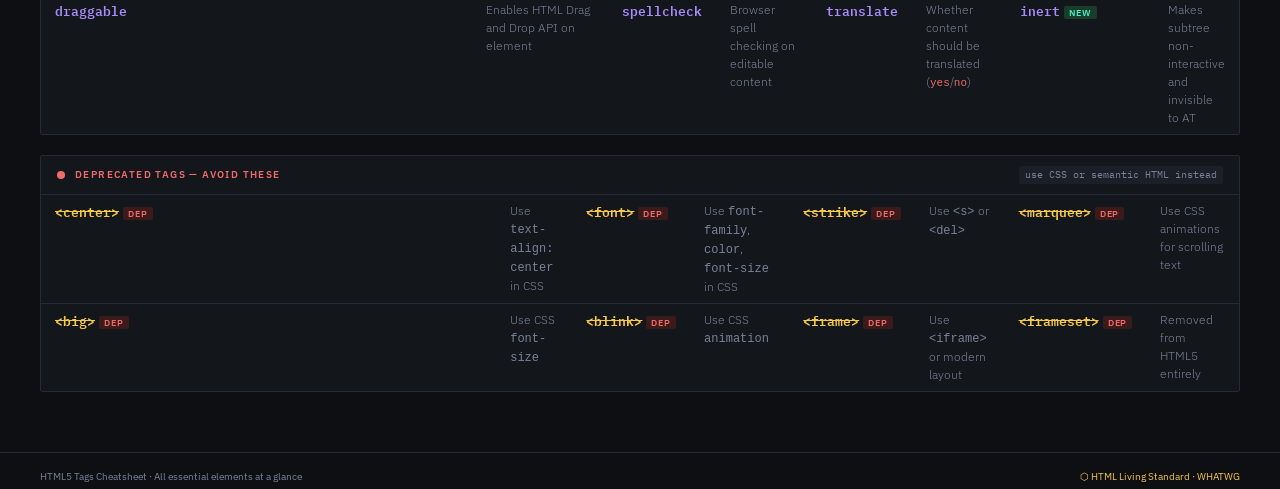
<file: FullStack learning/web technologies/html-tags-cheatsheet.html>
<!DOCTYPE html>
<html lang="en">
<head>
<meta charset="UTF-8">
<meta name="viewport" content="width=device-width, initial-scale=1.0">
<title>HTML Tags — Cheatsheet</title>
<link href="https://fonts.googleapis.com/css2?family=IBM+Plex+Mono:wght@300;400;600;700&family=IBM+Plex+Sans:ital,wght@0,300;0,500;0,700;1,300&display=swap" rel="stylesheet">
<style>
  :root {
    --bg: #0d0f12;
    --surface: #13161b;
    --surface2: #1b1f27;
    --border: #252a35;
    --accent: #f7c948;
    --accent2: #4af0c4;
    --accent3: #f06a6a;
    --accent4: #7b9ef8;
    --text: #d8dde8;
    --text-dim: #7a8299;
    --text-bright: #eef0f5;
    --tag-color: #f7c948;
    --attr-color: #4af0c4;
    --val-color: #f06a6a;
    --comment-color: #4b5468;
    --mono: 'IBM Plex Mono', monospace;
    --sans: 'IBM Plex Sans', sans-serif;
  }

  *, *::before, *::after { box-sizing: border-box; margin: 0; padding: 0; }

  body {
    background: var(--bg);
    color: var(--text);
    font-family: var(--mono);
    font-size: 13px;
    line-height: 1.6;
    min-height: 100vh;
  }

  /* ─── HEADER ─── */
  header {
    background: var(--surface);
    border-bottom: 2px solid var(--accent);
    padding: 28px 40px 24px;
    display: flex;
    align-items: flex-end;
    justify-content: space-between;
    gap: 20px;
  }

  .header-left {}

  .header-badge {
    font-family: var(--sans);
    font-weight: 700;
    font-size: 10px;
    letter-spacing: 0.18em;
    text-transform: uppercase;
    color: var(--accent);
    border: 1px solid var(--accent);
    display: inline-block;
    padding: 2px 8px;
    margin-bottom: 8px;
  }

  h1 {
    font-family: var(--mono);
    font-size: 32px;
    font-weight: 700;
    color: var(--text-bright);
    letter-spacing: -0.02em;
    line-height: 1;
  }

  h1 span {
    color: var(--accent);
  }

  .header-meta {
    font-size: 11px;
    color: var(--text-dim);
    margin-top: 6px;
    font-family: var(--sans);
    font-weight: 300;
  }

  .header-stats {
    display: flex;
    gap: 24px;
  }

  .stat {
    text-align: center;
  }

  .stat-num {
    font-size: 28px;
    font-weight: 700;
    color: var(--accent2);
    line-height: 1;
  }

  .stat-label {
    font-size: 10px;
    color: var(--text-dim);
    font-family: var(--sans);
    font-weight: 300;
    letter-spacing: 0.08em;
    text-transform: uppercase;
    margin-top: 2px;
  }

  /* ─── LAYOUT ─── */
  .main {
    padding: 32px 40px 60px;
    max-width: 1440px;
    margin: 0 auto;
  }

  .grid {
    display: grid;
    grid-template-columns: repeat(3, 1fr);
    gap: 20px;
  }

  @media (max-width: 1100px) { .grid { grid-template-columns: repeat(2, 1fr); } }
  @media (max-width: 700px) { .grid { grid-template-columns: 1fr; } .main { padding: 20px; } header { padding: 20px; flex-direction: column; align-items: flex-start; } }

  /* ─── SECTION CARD ─── */
  .section {
    background: var(--surface);
    border: 1px solid var(--border);
    border-radius: 2px;
    overflow: hidden;
    animation: fadeIn 0.4s ease both;
  }

  @keyframes fadeIn {
    from { opacity: 0; transform: translateY(10px); }
    to   { opacity: 1; transform: translateY(0); }
  }

  .section:nth-child(1) { animation-delay: 0.04s; }
  .section:nth-child(2) { animation-delay: 0.08s; }
  .section:nth-child(3) { animation-delay: 0.12s; }
  .section:nth-child(4) { animation-delay: 0.16s; }
  .section:nth-child(5) { animation-delay: 0.20s; }
  .section:nth-child(6) { animation-delay: 0.24s; }
  .section:nth-child(7) { animation-delay: 0.28s; }
  .section:nth-child(8) { animation-delay: 0.32s; }
  .section:nth-child(9) { animation-delay: 0.36s; }

  .section-header {
    padding: 10px 16px;
    display: flex;
    align-items: center;
    gap: 10px;
    border-bottom: 1px solid var(--border);
  }

  .section-icon {
    width: 8px; height: 8px;
    border-radius: 50%;
    flex-shrink: 0;
  }

  .section-title {
    font-size: 10px;
    font-weight: 600;
    letter-spacing: 0.14em;
    text-transform: uppercase;
    font-family: var(--sans);
  }

  .section-count {
    margin-left: auto;
    font-size: 10px;
    color: var(--text-dim);
    background: var(--surface2);
    padding: 1px 6px;
    border-radius: 2px;
  }

  /* ─── TAG ROWS ─── */
  table {
    width: 100%;
    border-collapse: collapse;
  }

  tr {
    border-bottom: 1px solid var(--border);
    transition: background 0.12s ease;
  }

  tr:last-child { border-bottom: none; }

  tr:hover {
    background: var(--surface2);
  }

  td {
    padding: 7px 14px;
    vertical-align: top;
  }

  td:first-child {
    width: 38%;
    padding-right: 6px;
    white-space: nowrap;
  }

  .tag {
    color: var(--tag-color);
    font-weight: 600;
    font-size: 12.5px;
  }

  .tag-desc {
    color: var(--text-dim);
    font-family: var(--sans);
    font-weight: 300;
    font-size: 12px;
    line-height: 1.5;
  }

  .tag-badge {
    font-size: 9px;
    font-family: var(--sans);
    font-weight: 600;
    letter-spacing: 0.1em;
    text-transform: uppercase;
    padding: 1px 5px;
    border-radius: 2px;
    vertical-align: middle;
    margin-left: 4px;
  }

  .badge-new   { background: #1a3d2b; color: #4af0c4; }
  .badge-dep   { background: #3b1a1a; color: #f06a6a; }
  .badge-block { background: #1e2240; color: #7b9ef8; }
  .badge-inline{ background: #2e2210; color: #f7c948; }
  .badge-void  { background: #2a1f3d; color: #c47bf8; }

  /* ─── ATTRIBUTE MINI SECTION ─── */
  .attr-row {
    background: var(--bg);
  }

  .attr-row td {
    padding: 5px 14px;
  }

  .attr-name {
    color: var(--attr-color);
    font-size: 12px;
  }

  .attr-val {
    color: var(--val-color);
    font-size: 11px;
  }

  /* ─── SYNTAX EXAMPLE BLOCK ─── */
  .example-block {
    background: var(--bg);
    border-top: 1px solid var(--border);
    padding: 10px 16px;
    font-size: 11.5px;
    line-height: 1.7;
    overflow-x: auto;
  }

  .ex-comment { color: var(--comment-color); }
  .ex-tag     { color: var(--tag-color); }
  .ex-attr    { color: var(--attr-color); }
  .ex-val     { color: var(--val-color); }
  .ex-text    { color: var(--text-dim); }

  /* ─── COLOR LEGEND ─── */
  .legend {
    display: flex;
    gap: 20px;
    flex-wrap: wrap;
    margin: 24px 0 20px;
    padding: 14px 16px;
    background: var(--surface);
    border: 1px solid var(--border);
    border-radius: 2px;
  }

  .legend-item {
    display: flex;
    align-items: center;
    gap: 7px;
    font-size: 11px;
    color: var(--text-dim);
    font-family: var(--sans);
  }

  .legend-dot {
    width: 10px; height: 10px;
    border-radius: 1px;
    flex-shrink: 0;
  }

  /* ─── FULL-WIDTH SECTION ─── */
  .full { grid-column: 1 / -1; }

  .two-col { grid-column: span 2; }

  /* ─── SCROLL HINT ─── */
  .scroll-hint {
    font-size: 10px;
    color: var(--text-dim);
    font-family: var(--sans);
    margin-top: 4px;
    padding-left: 2px;
    letter-spacing: 0.06em;
  }

  /* ─── CATEGORY COLORS ─── */
  .c-doc    { background: #7b9ef8; }
  .c-text   { background: #f7c948; }
  .c-block  { background: #4af0c4; }
  .c-form   { background: #f06a6a; }
  .c-media  { background: #c47bf8; }
  .c-table  { background: #f5a623; }
  .c-meta   { background: #6ee7b7; }
  .c-link   { background: #60b8f5; }
  .c-script { background: #fb7185; }

  .t-doc    { color: #7b9ef8; }
  .t-text   { color: #f7c948; }
  .t-block  { color: #4af0c4; }
  .t-form   { color: #f06a6a; }
  .t-media  { color: #c47bf8; }
  .t-table  { color: #f5a623; }
  .t-meta   { color: #6ee7b7; }
  .t-link   { color: #60b8f5; }
  .t-script { color: #fb7185; }

  /* ─── FOOTER ─── */
  footer {
    border-top: 1px solid var(--border);
    padding: 16px 40px;
    display: flex;
    justify-content: space-between;
    align-items: center;
    font-size: 10px;
    color: var(--text-dim);
    font-family: var(--sans);
  }
</style>
</head>
<body>

<header>
  <div class="header-left">
    <div class="header-badge">Developer Reference</div>
    <h1><span>&lt;</span>HTML Tags<span>&gt;</span></h1>
    <div class="header-meta">Quick reference for all essential HTML5 elements · color-coded by category · includes attributes &amp; examples</div>
  </div>
  <div class="header-stats">
    <div class="stat"><div class="stat-num">110+</div><div class="stat-label">Tags</div></div>
    <div class="stat"><div class="stat-num">9</div><div class="stat-label">Categories</div></div>
    <div class="stat"><div class="stat-num">HTML5</div><div class="stat-label">Standard</div></div>
  </div>
</header>

<div class="main">

  <!-- Legend -->
  <div class="legend">
    <div class="legend-item"><div class="legend-dot c-doc"></div> Document Structure</div>
    <div class="legend-item"><div class="legend-dot c-text"></div> Text &amp; Inline</div>
    <div class="legend-item"><div class="legend-dot c-block"></div> Block / Sectioning</div>
    <div class="legend-item"><div class="legend-dot c-form"></div> Forms &amp; Input</div>
    <div class="legend-item"><div class="legend-dot c-media"></div> Media &amp; Embeds</div>
    <div class="legend-item"><div class="legend-dot c-table"></div> Tables</div>
    <div class="legend-item"><div class="legend-dot c-meta"></div> Metadata &amp; Head</div>
    <div class="legend-item"><div class="legend-dot c-link"></div> Links &amp; Navigation</div>
    <div class="legend-item"><div class="legend-dot c-script"></div> Scripting</div>
    <div style="margin-left:auto;display:flex;gap:16px;">
      <div class="legend-item"><span class="tag-badge badge-block">block</span> Block element</div>
      <div class="legend-item"><span class="tag-badge badge-inline">inline</span> Inline element</div>
      <div class="legend-item"><span class="tag-badge badge-void">void</span> Self-closing</div>
      <div class="legend-item"><span class="tag-badge badge-new">new</span> HTML5</div>
      <div class="legend-item"><span class="tag-badge badge-dep">dep</span> Deprecated</div>
    </div>
  </div>

  <div class="grid">

    <!-- ① DOCUMENT STRUCTURE -->
    <div class="section">
      <div class="section-header">
        <div class="section-icon c-doc"></div>
        <span class="section-title t-doc">Document Structure</span>
        <span class="section-count">8 tags</span>
      </div>
      <table>
        <tr><td><span class="tag">&lt;!DOCTYPE&gt;</span><span class="tag-badge badge-void">void</span></td><td class="tag-desc">Document type declaration — must be first line</td></tr>
        <tr><td><span class="tag">&lt;html&gt;</span><span class="tag-badge badge-block">block</span></td><td class="tag-desc">Root element of an HTML document</td></tr>
        <tr><td><span class="tag">&lt;head&gt;</span><span class="tag-badge badge-block">block</span></td><td class="tag-desc">Container for metadata &amp; document-level resources</td></tr>
        <tr><td><span class="tag">&lt;body&gt;</span><span class="tag-badge badge-block">block</span></td><td class="tag-desc">All visible page content lives here</td></tr>
        <tr><td><span class="tag">&lt;header&gt;</span><span class="tag-badge badge-block">block</span><span class="tag-badge badge-new">new</span></td><td class="tag-desc">Introductory content / site header</td></tr>
        <tr><td><span class="tag">&lt;main&gt;</span><span class="tag-badge badge-block">block</span><span class="tag-badge badge-new">new</span></td><td class="tag-desc">Primary, unique content of the page</td></tr>
        <tr><td><span class="tag">&lt;footer&gt;</span><span class="tag-badge badge-block">block</span><span class="tag-badge badge-new">new</span></td><td class="tag-desc">Footer for a section or page</td></tr>
        <tr><td><span class="tag">&lt;template&gt;</span><span class="tag-badge badge-new">new</span></td><td class="tag-desc">Holds client-side HTML not rendered on load</td></tr>
      </table>
      <div class="example-block">
        <span class="ex-comment">&lt;!-- Minimal HTML5 skeleton --&gt;</span><br>
        <span class="ex-tag">&lt;!DOCTYPE</span> <span class="ex-attr">html</span><span class="ex-tag">&gt;</span><br>
        <span class="ex-tag">&lt;html</span> <span class="ex-attr">lang=</span><span class="ex-val">"en"</span><span class="ex-tag">&gt;</span><br>
        &nbsp;&nbsp;<span class="ex-tag">&lt;head&gt;&lt;/head&gt;</span><br>
        &nbsp;&nbsp;<span class="ex-tag">&lt;body&gt;&lt;/body&gt;</span><br>
        <span class="ex-tag">&lt;/html&gt;</span>
      </div>
    </div>

    <!-- ② METADATA & HEAD -->
    <div class="section">
      <div class="section-header">
        <div class="section-icon c-meta"></div>
        <span class="section-title t-meta">Metadata &amp; Head</span>
        <span class="section-count">7 tags</span>
      </div>
      <table>
        <tr><td><span class="tag">&lt;title&gt;</span></td><td class="tag-desc">Page title shown in browser tab &amp; search results</td></tr>
        <tr><td><span class="tag">&lt;meta&gt;</span><span class="tag-badge badge-void">void</span></td><td class="tag-desc">Metadata: charset, viewport, description, OG tags…</td></tr>
        <tr><td><span class="tag">&lt;link&gt;</span><span class="tag-badge badge-void">void</span></td><td class="tag-desc">Rel. to external stylesheet, icon, preload etc.</td></tr>
        <tr><td><span class="tag">&lt;style&gt;</span></td><td class="tag-desc">Embedded CSS styles</td></tr>
        <tr><td><span class="tag">&lt;script&gt;</span></td><td class="tag-desc">Inline or linked JavaScript</td></tr>
        <tr><td><span class="tag">&lt;base&gt;</span><span class="tag-badge badge-void">void</span></td><td class="tag-desc">Specifies base URL for all relative links</td></tr>
        <tr><td><span class="tag">&lt;noscript&gt;</span></td><td class="tag-desc">Fallback if JS is disabled</td></tr>
      </table>
      <div class="example-block">
        <span class="ex-tag">&lt;meta</span> <span class="ex-attr">charset=</span><span class="ex-val">"UTF-8"</span><span class="ex-tag">&gt;</span><br>
        <span class="ex-tag">&lt;meta</span> <span class="ex-attr">name=</span><span class="ex-val">"viewport"</span> <span class="ex-attr">content=</span><span class="ex-val">"width=device-width"</span><span class="ex-tag">&gt;</span><br>
        <span class="ex-tag">&lt;link</span> <span class="ex-attr">rel=</span><span class="ex-val">"stylesheet"</span> <span class="ex-attr">href=</span><span class="ex-val">"style.css"</span><span class="ex-tag">&gt;</span><br>
        <span class="ex-tag">&lt;script</span> <span class="ex-attr">defer src=</span><span class="ex-val">"app.js"</span><span class="ex-tag">&gt;&lt;/script&gt;</span>
      </div>
    </div>

    <!-- ③ BLOCK / SECTIONING -->
    <div class="section">
      <div class="section-header">
        <div class="section-icon c-block"></div>
        <span class="section-title t-block">Block &amp; Sectioning</span>
        <span class="section-count">15 tags</span>
      </div>
      <table>
        <tr><td><span class="tag">&lt;div&gt;</span><span class="tag-badge badge-block">block</span></td><td class="tag-desc">Generic block container, no semantic meaning</td></tr>
        <tr><td><span class="tag">&lt;section&gt;</span><span class="tag-badge badge-block">block</span><span class="tag-badge badge-new">new</span></td><td class="tag-desc">Standalone thematic section of content</td></tr>
        <tr><td><span class="tag">&lt;article&gt;</span><span class="tag-badge badge-block">block</span><span class="tag-badge badge-new">new</span></td><td class="tag-desc">Self-contained piece (blog post, card, comment)</td></tr>
        <tr><td><span class="tag">&lt;aside&gt;</span><span class="tag-badge badge-block">block</span><span class="tag-badge badge-new">new</span></td><td class="tag-desc">Tangentially related content (sidebar)</td></tr>
        <tr><td><span class="tag">&lt;nav&gt;</span><span class="tag-badge badge-block">block</span><span class="tag-badge badge-new">new</span></td><td class="tag-desc">Navigation links section</td></tr>
        <tr><td><span class="tag">&lt;h1&gt;–&lt;h6&gt;</span><span class="tag-badge badge-block">block</span></td><td class="tag-desc">Headings, h1 = most important, h6 = least</td></tr>
        <tr><td><span class="tag">&lt;p&gt;</span><span class="tag-badge badge-block">block</span></td><td class="tag-desc">Paragraph of text</td></tr>
        <tr><td><span class="tag">&lt;hr&gt;</span><span class="tag-badge badge-void">void</span></td><td class="tag-desc">Thematic break / horizontal rule</td></tr>
        <tr><td><span class="tag">&lt;blockquote&gt;</span><span class="tag-badge badge-block">block</span></td><td class="tag-desc">Quoted content from another source</td></tr>
        <tr><td><span class="tag">&lt;pre&gt;</span><span class="tag-badge badge-block">block</span></td><td class="tag-desc">Preformatted text (preserves whitespace)</td></tr>
        <tr><td><span class="tag">&lt;figure&gt;</span><span class="tag-badge badge-block">block</span><span class="tag-badge badge-new">new</span></td><td class="tag-desc">Self-contained figure (image + caption)</td></tr>
        <tr><td><span class="tag">&lt;figcaption&gt;</span><span class="tag-badge badge-block">block</span><span class="tag-badge badge-new">new</span></td><td class="tag-desc">Caption for a &lt;figure&gt;</td></tr>
        <tr><td><span class="tag">&lt;details&gt;</span><span class="tag-badge badge-block">block</span><span class="tag-badge badge-new">new</span></td><td class="tag-desc">Disclosure widget (collapsible)</td></tr>
        <tr><td><span class="tag">&lt;summary&gt;</span><span class="tag-badge badge-inline">inline</span><span class="tag-badge badge-new">new</span></td><td class="tag-desc">Visible heading for &lt;details&gt;</td></tr>
        <tr><td><span class="tag">&lt;dialog&gt;</span><span class="tag-badge badge-block">block</span><span class="tag-badge badge-new">new</span></td><td class="tag-desc">Modal or non-modal dialog box</td></tr>
      </table>
    </div>

    <!-- ④ TEXT & INLINE -->
    <div class="section">
      <div class="section-header">
        <div class="section-icon c-text"></div>
        <span class="section-title t-text">Text &amp; Inline</span>
        <span class="section-count">22 tags</span>
      </div>
      <table>
        <tr><td><span class="tag">&lt;span&gt;</span><span class="tag-badge badge-inline">inline</span></td><td class="tag-desc">Generic inline container (no meaning)</td></tr>
        <tr><td><span class="tag">&lt;a&gt;</span><span class="tag-badge badge-inline">inline</span></td><td class="tag-desc">Hyperlink — <code class="attr-name">href</code>, <code class="attr-name">target</code>, <code class="attr-name">rel</code></td></tr>
        <tr><td><span class="tag">&lt;strong&gt;</span><span class="tag-badge badge-inline">inline</span></td><td class="tag-desc">Strong importance (bold)</td></tr>
        <tr><td><span class="tag">&lt;em&gt;</span><span class="tag-badge badge-inline">inline</span></td><td class="tag-desc">Stressed emphasis (italic)</td></tr>
        <tr><td><span class="tag">&lt;b&gt;</span><span class="tag-badge badge-inline">inline</span></td><td class="tag-desc">Bold text (stylistic only, no semantic weight)</td></tr>
        <tr><td><span class="tag">&lt;i&gt;</span><span class="tag-badge badge-inline">inline</span></td><td class="tag-desc">Italic text (technical terms, foreign words)</td></tr>
        <tr><td><span class="tag">&lt;u&gt;</span><span class="tag-badge badge-inline">inline</span></td><td class="tag-desc">Unarticulated annotation (underline)</td></tr>
        <tr><td><span class="tag">&lt;s&gt;</span><span class="tag-badge badge-inline">inline</span></td><td class="tag-desc">Strikethrough — no longer accurate</td></tr>
        <tr><td><span class="tag">&lt;del&gt;</span><span class="tag-badge badge-inline">inline</span></td><td class="tag-desc">Deleted text (editorial strikethrough)</td></tr>
        <tr><td><span class="tag">&lt;ins&gt;</span><span class="tag-badge badge-inline">inline</span></td><td class="tag-desc">Inserted text (editorial addition)</td></tr>
        <tr><td><span class="tag">&lt;mark&gt;</span><span class="tag-badge badge-inline">inline</span><span class="tag-badge badge-new">new</span></td><td class="tag-desc">Highlighted / relevant text</td></tr>
        <tr><td><span class="tag">&lt;code&gt;</span><span class="tag-badge badge-inline">inline</span></td><td class="tag-desc">Inline code snippet</td></tr>
        <tr><td><span class="tag">&lt;kbd&gt;</span><span class="tag-badge badge-inline">inline</span></td><td class="tag-desc">Keyboard input (e.g. <kbd>Ctrl+C</kbd>)</td></tr>
        <tr><td><span class="tag">&lt;samp&gt;</span><span class="tag-badge badge-inline">inline</span></td><td class="tag-desc">Sample program output</td></tr>
        <tr><td><span class="tag">&lt;var&gt;</span><span class="tag-badge badge-inline">inline</span></td><td class="tag-desc">Mathematical or programming variable</td></tr>
        <tr><td><span class="tag">&lt;abbr&gt;</span><span class="tag-badge badge-inline">inline</span></td><td class="tag-desc">Abbreviation/acronym + <code class="attr-name">title</code> tooltip</td></tr>
        <tr><td><span class="tag">&lt;cite&gt;</span><span class="tag-badge badge-inline">inline</span></td><td class="tag-desc">Title of a creative work</td></tr>
        <tr><td><span class="tag">&lt;q&gt;</span><span class="tag-badge badge-inline">inline</span></td><td class="tag-desc">Short inline quotation</td></tr>
        <tr><td><span class="tag">&lt;sup&gt;</span><span class="tag-badge badge-inline">inline</span></td><td class="tag-desc">Superscript text (footnotes, exponents)</td></tr>
        <tr><td><span class="tag">&lt;sub&gt;</span><span class="tag-badge badge-inline">inline</span></td><td class="tag-desc">Subscript text (chemical formulas)</td></tr>
        <tr><td><span class="tag">&lt;small&gt;</span><span class="tag-badge badge-inline">inline</span></td><td class="tag-desc">Small print — disclaimers, copyright</td></tr>
        <tr><td><span class="tag">&lt;br&gt;</span><span class="tag-badge badge-void">void</span></td><td class="tag-desc">Line break (use sparingly)</td></tr>
      </table>
    </div>

    <!-- ⑤ LINKS & LISTS -->
    <div class="section">
      <div class="section-header">
        <div class="section-icon c-link"></div>
        <span class="section-title t-link">Links &amp; Lists</span>
        <span class="section-count">8 tags</span>
      </div>
      <table>
        <tr><td><span class="tag">&lt;a&gt;</span><span class="tag-badge badge-inline">inline</span></td><td class="tag-desc">Anchor / hyperlink</td></tr>
        <tr><td><span class="tag">&lt;ul&gt;</span><span class="tag-badge badge-block">block</span></td><td class="tag-desc">Unordered (bulleted) list</td></tr>
        <tr><td><span class="tag">&lt;ol&gt;</span><span class="tag-badge badge-block">block</span></td><td class="tag-desc">Ordered (numbered) list — attrs: <code class="attr-name">start</code>, <code class="attr-name">reversed</code></td></tr>
        <tr><td><span class="tag">&lt;li&gt;</span><span class="tag-badge badge-block">block</span></td><td class="tag-desc">List item (child of &lt;ul&gt; or &lt;ol&gt;)</td></tr>
        <tr><td><span class="tag">&lt;dl&gt;</span><span class="tag-badge badge-block">block</span></td><td class="tag-desc">Description list</td></tr>
        <tr><td><span class="tag">&lt;dt&gt;</span><span class="tag-badge badge-block">block</span></td><td class="tag-desc">Description term</td></tr>
        <tr><td><span class="tag">&lt;dd&gt;</span><span class="tag-badge badge-block">block</span></td><td class="tag-desc">Description detail / definition</td></tr>
        <tr><td><span class="tag">&lt;menu&gt;</span><span class="tag-badge badge-block">block</span><span class="tag-badge badge-new">new</span></td><td class="tag-desc">Toolbar menu list of commands</td></tr>
      </table>
      <div class="example-block">
        <span class="ex-tag">&lt;a</span> <span class="ex-attr">href=</span><span class="ex-val">"https://..."</span> <span class="ex-attr">target=</span><span class="ex-val">"_blank"</span> <span class="ex-attr">rel=</span><span class="ex-val">"noopener"</span><span class="ex-tag">&gt;</span><span class="ex-text">Link</span><span class="ex-tag">&lt;/a&gt;</span><br>
        <span class="ex-tag">&lt;ol</span> <span class="ex-attr">start=</span><span class="ex-val">"3"</span> <span class="ex-attr">reversed</span><span class="ex-tag">&gt;</span><br>
        &nbsp;&nbsp;<span class="ex-tag">&lt;li&gt;</span><span class="ex-text">Item C</span><span class="ex-tag">&lt;/li&gt;</span><br>
        <span class="ex-tag">&lt;/ol&gt;</span>
      </div>
    </div>

    <!-- ⑥ FORMS & INPUT -->
    <div class="section">
      <div class="section-header">
        <div class="section-icon c-form"></div>
        <span class="section-title t-form">Forms &amp; Input</span>
        <span class="section-count">18 tags</span>
      </div>
      <table>
        <tr><td><span class="tag">&lt;form&gt;</span><span class="tag-badge badge-block">block</span></td><td class="tag-desc">Form container — <code class="attr-name">action</code>, <code class="attr-name">method</code>, <code class="attr-name">enctype</code></td></tr>
        <tr><td><span class="tag">&lt;input&gt;</span><span class="tag-badge badge-void">void</span></td><td class="tag-desc">Interactive control — over 20 types available</td></tr>
        <tr><td><span class="tag">&lt;textarea&gt;</span></td><td class="tag-desc">Multi-line text input — <code class="attr-name">rows</code>, <code class="attr-name">cols</code></td></tr>
        <tr><td><span class="tag">&lt;select&gt;</span></td><td class="tag-desc">Drop-down select list</td></tr>
        <tr><td><span class="tag">&lt;option&gt;</span></td><td class="tag-desc">Item inside &lt;select&gt; or &lt;datalist&gt;</td></tr>
        <tr><td><span class="tag">&lt;optgroup&gt;</span></td><td class="tag-desc">Groups related options with a label</td></tr>
        <tr><td><span class="tag">&lt;label&gt;</span><span class="tag-badge badge-inline">inline</span></td><td class="tag-desc">Caption for a form control — use <code class="attr-name">for</code> attr</td></tr>
        <tr><td><span class="tag">&lt;button&gt;</span><span class="tag-badge badge-inline">inline</span></td><td class="tag-desc">Clickable button — types: submit, reset, button</td></tr>
        <tr><td><span class="tag">&lt;fieldset&gt;</span><span class="tag-badge badge-block">block</span></td><td class="tag-desc">Groups related fields visually and semantically</td></tr>
        <tr><td><span class="tag">&lt;legend&gt;</span></td><td class="tag-desc">Caption for &lt;fieldset&gt;</td></tr>
        <tr><td><span class="tag">&lt;datalist&gt;</span><span class="tag-badge badge-new">new</span></td><td class="tag-desc">Autocomplete suggestions for &lt;input&gt;</td></tr>
        <tr><td><span class="tag">&lt;output&gt;</span><span class="tag-badge badge-new">new</span></td><td class="tag-desc">Result of a calculation or user action</td></tr>
        <tr><td><span class="tag">&lt;progress&gt;</span><span class="tag-badge badge-new">new</span></td><td class="tag-desc">Progress bar — <code class="attr-name">value</code>, <code class="attr-name">max</code></td></tr>
        <tr><td><span class="tag">&lt;meter&gt;</span><span class="tag-badge badge-new">new</span></td><td class="tag-desc">Scalar measurement (disk usage, rating)</td></tr>
        <tr><td><span class="tag">&lt;search&gt;</span><span class="tag-badge badge-new">new</span></td><td class="tag-desc">Semantic wrapper for search functionality</td></tr>
      </table>
      <div class="example-block">
        <span class="ex-comment">&lt;!-- Input types --&gt;</span><br>
        <span class="ex-attr">text · email · password · number</span><br>
        <span class="ex-attr">checkbox · radio · range · file</span><br>
        <span class="ex-attr">date · time · color · tel · url</span><br>
        <span class="ex-attr">hidden · submit · reset · search</span>
      </div>
    </div>

    <!-- ⑦ MEDIA & EMBEDS -->
    <div class="section">
      <div class="section-header">
        <div class="section-icon c-media"></div>
        <span class="section-title t-media">Media &amp; Embeds</span>
        <span class="section-count">12 tags</span>
      </div>
      <table>
        <tr><td><span class="tag">&lt;img&gt;</span><span class="tag-badge badge-void">void</span></td><td class="tag-desc">Image — <code class="attr-name">src</code>, <code class="attr-name">alt</code>, <code class="attr-name">width</code>, <code class="attr-name">height</code>, <code class="attr-name">loading</code></td></tr>
        <tr><td><span class="tag">&lt;picture&gt;</span><span class="tag-badge badge-new">new</span></td><td class="tag-desc">Responsive image container (holds &lt;source&gt; + &lt;img&gt;)</td></tr>
        <tr><td><span class="tag">&lt;source&gt;</span><span class="tag-badge badge-void">void</span><span class="tag-badge badge-new">new</span></td><td class="tag-desc">Media resource for &lt;picture&gt;, &lt;audio&gt;, &lt;video&gt;</td></tr>
        <tr><td><span class="tag">&lt;video&gt;</span><span class="tag-badge badge-new">new</span></td><td class="tag-desc">Video player — <code class="attr-name">src</code>, <code class="attr-name">controls</code>, <code class="attr-name">autoplay</code>, <code class="attr-name">loop</code></td></tr>
        <tr><td><span class="tag">&lt;audio&gt;</span><span class="tag-badge badge-new">new</span></td><td class="tag-desc">Audio player — <code class="attr-name">src</code>, <code class="attr-name">controls</code>, <code class="attr-name">muted</code></td></tr>
        <tr><td><span class="tag">&lt;track&gt;</span><span class="tag-badge badge-void">void</span><span class="tag-badge badge-new">new</span></td><td class="tag-desc">Subtitles / captions for &lt;video&gt;/&lt;audio&gt;</td></tr>
        <tr><td><span class="tag">&lt;canvas&gt;</span><span class="tag-badge badge-new">new</span></td><td class="tag-desc">2D/3D graphics via JavaScript API</td></tr>
        <tr><td><span class="tag">&lt;svg&gt;</span></td><td class="tag-desc">Inline SVG vector graphics</td></tr>
        <tr><td><span class="tag">&lt;iframe&gt;</span></td><td class="tag-desc">Embedded browsing context (another HTML page)</td></tr>
        <tr><td><span class="tag">&lt;embed&gt;</span><span class="tag-badge badge-void">void</span></td><td class="tag-desc">Embeds external content / plugin</td></tr>
        <tr><td><span class="tag">&lt;object&gt;</span></td><td class="tag-desc">External resource container (PDF, Flash legacy)</td></tr>
        <tr><td><span class="tag">&lt;map&gt;</span> / <span class="tag">&lt;area&gt;</span></td><td class="tag-desc">Image maps with clickable regions</td></tr>
      </table>
      <div class="example-block">
        <span class="ex-tag">&lt;picture&gt;</span><br>
        &nbsp;<span class="ex-tag">&lt;source</span> <span class="ex-attr">media=</span><span class="ex-val">"(min-width:800px)"</span> <span class="ex-attr">srcset=</span><span class="ex-val">"lg.webp"</span><span class="ex-tag">&gt;</span><br>
        &nbsp;<span class="ex-tag">&lt;img</span> <span class="ex-attr">src=</span><span class="ex-val">"sm.jpg"</span> <span class="ex-attr">alt=</span><span class="ex-val">"..."</span> <span class="ex-attr">loading=</span><span class="ex-val">"lazy"</span><span class="ex-tag">&gt;</span><br>
        <span class="ex-tag">&lt;/picture&gt;</span>
      </div>
    </div>

    <!-- ⑧ TABLES -->
    <div class="section">
      <div class="section-header">
        <div class="section-icon c-table"></div>
        <span class="section-title t-table">Tables</span>
        <span class="section-count">10 tags</span>
      </div>
      <table>
        <tr><td><span class="tag">&lt;table&gt;</span><span class="tag-badge badge-block">block</span></td><td class="tag-desc">Defines a data table</td></tr>
        <tr><td><span class="tag">&lt;thead&gt;</span></td><td class="tag-desc">Groups header rows (&lt;tr&gt; with &lt;th&gt;)</td></tr>
        <tr><td><span class="tag">&lt;tbody&gt;</span></td><td class="tag-desc">Groups body rows (&lt;tr&gt; with &lt;td&gt;)</td></tr>
        <tr><td><span class="tag">&lt;tfoot&gt;</span></td><td class="tag-desc">Groups footer rows (summary, totals)</td></tr>
        <tr><td><span class="tag">&lt;tr&gt;</span></td><td class="tag-desc">Table row — child of &lt;thead/tbody/tfoot&gt;</td></tr>
        <tr><td><span class="tag">&lt;th&gt;</span></td><td class="tag-desc">Header cell — <code class="attr-name">scope</code>: col | row | colgroup</td></tr>
        <tr><td><span class="tag">&lt;td&gt;</span></td><td class="tag-desc">Data cell — <code class="attr-name">colspan</code>, <code class="attr-name">rowspan</code></td></tr>
        <tr><td><span class="tag">&lt;caption&gt;</span></td><td class="tag-desc">Table title/description (first child)</td></tr>
        <tr><td><span class="tag">&lt;col&gt;</span><span class="tag-badge badge-void">void</span></td><td class="tag-desc">Defines column properties within &lt;colgroup&gt;</td></tr>
        <tr><td><span class="tag">&lt;colgroup&gt;</span></td><td class="tag-desc">Groups columns for styling</td></tr>
      </table>
      <div class="example-block">
        <span class="ex-tag">&lt;table&gt;</span><br>
        &nbsp;<span class="ex-tag">&lt;thead&gt;&lt;tr&gt;&lt;th</span> <span class="ex-attr">scope=</span><span class="ex-val">"col"</span><span class="ex-tag">&gt;</span><span class="ex-text">Name</span><span class="ex-tag">&lt;/th&gt;&lt;/tr&gt;&lt;/thead&gt;</span><br>
        &nbsp;<span class="ex-tag">&lt;tbody&gt;&lt;tr&gt;&lt;td</span> <span class="ex-attr">colspan=</span><span class="ex-val">"2"</span><span class="ex-tag">&gt;</span><span class="ex-text">Data</span><span class="ex-tag">&lt;/td&gt;&lt;/tr&gt;&lt;/tbody&gt;</span><br>
        <span class="ex-tag">&lt;/table&gt;</span>
      </div>
    </div>

    <!-- ⑨ SCRIPTING & INTERACTIVE -->
    <div class="section">
      <div class="section-header">
        <div class="section-icon c-script"></div>
        <span class="section-title t-script">Scripting &amp; Interactive</span>
        <span class="section-count">6 tags</span>
      </div>
      <table>
        <tr><td><span class="tag">&lt;script&gt;</span></td><td class="tag-desc">Embeds or links JS — <code class="attr-name">defer</code>, <code class="attr-name">async</code>, <code class="attr-name">type</code></td></tr>
        <tr><td><span class="tag">&lt;noscript&gt;</span></td><td class="tag-desc">Fallback for no-JS environments</td></tr>
        <tr><td><span class="tag">&lt;canvas&gt;</span><span class="tag-badge badge-new">new</span></td><td class="tag-desc">Scriptable drawing surface (2D/WebGL)</td></tr>
        <tr><td><span class="tag">&lt;template&gt;</span><span class="tag-badge badge-new">new</span></td><td class="tag-desc">Inert HTML fragment cloned by JS</td></tr>
        <tr><td><span class="tag">&lt;slot&gt;</span><span class="tag-badge badge-new">new</span></td><td class="tag-desc">Web Component content placeholder</td></tr>
        <tr><td><span class="tag">&lt;dialog&gt;</span><span class="tag-badge badge-new">new</span></td><td class="tag-desc">Native modal/dialog — use <code class="attr-name">.showModal()</code></td></tr>
      </table>
      <div class="example-block">
        <span class="ex-comment">&lt;!-- async vs defer --&gt;</span><br>
        <span class="ex-tag">&lt;script</span> <span class="ex-attr">async</span><span class="ex-tag">&gt;</span> <span class="ex-comment">// runs when downloaded (no order)</span><br>
        <span class="ex-tag">&lt;script</span> <span class="ex-attr">defer</span><span class="ex-tag">&gt;</span> <span class="ex-comment">// runs after DOM parsed (ordered)</span><br>
        <span class="ex-tag">&lt;script</span> <span class="ex-attr">type=</span><span class="ex-val">"module"</span><span class="ex-tag">&gt;</span> <span class="ex-comment">// ES module (deferred by default)</span>
      </div>
    </div>

    <!-- GLOBAL ATTRIBUTES - FULL WIDTH -->
    <div class="section full">
      <div class="section-header">
        <div class="section-icon" style="background:#a78bfa"></div>
        <span class="section-title" style="color:#a78bfa">Global Attributes</span>
        <span class="section-count">apply to any HTML element</span>
      </div>
      <table>
        <tr>
          <td><span class="tag" style="color:#a78bfa">id</span></td><td class="tag-desc">Unique identifier — used for anchors, JS targeting, CSS <code>#id</code> selectors</td>
          <td><span class="tag" style="color:#a78bfa">class</span></td><td class="tag-desc">Space-separated CSS classes for styling and JS selection</td>
          <td><span class="tag" style="color:#a78bfa">style</span></td><td class="tag-desc">Inline CSS declaration — overrides external styles</td>
          <td><span class="tag" style="color:#a78bfa">title</span></td><td class="tag-desc">Tooltip text shown on hover</td>
        </tr>
        <tr>
          <td><span class="tag" style="color:#a78bfa">lang</span></td><td class="tag-desc">Language of the element's content (e.g. <code class="attr-val">"en"</code>, <code class="attr-val">"fr"</code>)</td>
          <td><span class="tag" style="color:#a78bfa">dir</span></td><td class="tag-desc">Text direction: <code class="attr-val">ltr</code>, <code class="attr-val">rtl</code>, <code class="attr-val">auto</code></td>
          <td><span class="tag" style="color:#a78bfa">hidden</span></td><td class="tag-desc">Boolean — hides element from display and accessibility tree</td>
          <td><span class="tag" style="color:#a78bfa">tabindex</span></td><td class="tag-desc">Controls keyboard focus order (<code class="attr-val">0</code>, <code class="attr-val">-1</code>, or positive integer)</td>
        </tr>
        <tr>
          <td><span class="tag" style="color:#a78bfa">data-*</span></td><td class="tag-desc">Custom data attributes — access via <code>el.dataset.name</code> in JS</td>
          <td><span class="tag" style="color:#a78bfa">aria-*</span></td><td class="tag-desc">Accessibility roles and states (ARIA) for screen readers</td>
          <td><span class="tag" style="color:#a78bfa">role</span></td><td class="tag-desc">ARIA landmark role (e.g. <code class="attr-val">button</code>, <code class="attr-val">alert</code>, <code class="attr-val">dialog</code>)</td>
          <td><span class="tag" style="color:#a78bfa">contenteditable</span></td><td class="tag-desc">Makes element's content editable in browser</td>
        </tr>
        <tr>
          <td><span class="tag" style="color:#a78bfa">draggable</span></td><td class="tag-desc">Enables HTML Drag and Drop API on element</td>
          <td><span class="tag" style="color:#a78bfa">spellcheck</span></td><td class="tag-desc">Browser spell checking on editable content</td>
          <td><span class="tag" style="color:#a78bfa">translate</span></td><td class="tag-desc">Whether content should be translated (<code class="attr-val">yes</code>/<code class="attr-val">no</code>)</td>
          <td><span class="tag" style="color:#a78bfa">inert</span><span class="tag-badge badge-new">new</span></td><td class="tag-desc">Makes subtree non-interactive and invisible to AT</td>
        </tr>
      </table>
    </div>

    <!-- DEPRECATED - FULL WIDTH -->
    <div class="section full">
      <div class="section-header">
        <div class="section-icon" style="background:#f06a6a"></div>
        <span class="section-title t-form">Deprecated Tags — Avoid These</span>
        <span class="section-count">use CSS or semantic HTML instead</span>
      </div>
      <table>
        <tr>
          <td><span class="tag"><del>&lt;center&gt;</del></span><span class="tag-badge badge-dep">dep</span></td><td class="tag-desc">Use <code>text-align: center</code> in CSS</td>
          <td><span class="tag"><del>&lt;font&gt;</del></span><span class="tag-badge badge-dep">dep</span></td><td class="tag-desc">Use <code>font-family</code>, <code>color</code>, <code>font-size</code> in CSS</td>
          <td><span class="tag"><del>&lt;strike&gt;</del></span><span class="tag-badge badge-dep">dep</span></td><td class="tag-desc">Use <code>&lt;s&gt;</code> or <code>&lt;del&gt;</code></td>
          <td><span class="tag"><del>&lt;marquee&gt;</del></span><span class="tag-badge badge-dep">dep</span></td><td class="tag-desc">Use CSS animations for scrolling text</td>
        </tr>
        <tr>
          <td><span class="tag"><del>&lt;big&gt;</del></span><span class="tag-badge badge-dep">dep</span></td><td class="tag-desc">Use CSS <code>font-size</code></td>
          <td><span class="tag"><del>&lt;blink&gt;</del></span><span class="tag-badge badge-dep">dep</span></td><td class="tag-desc">Use CSS <code>animation</code></td>
          <td><span class="tag"><del>&lt;frame&gt;</del></span><span class="tag-badge badge-dep">dep</span></td><td class="tag-desc">Use <code>&lt;iframe&gt;</code> or modern layout</td>
          <td><span class="tag"><del>&lt;frameset&gt;</del></span><span class="tag-badge badge-dep">dep</span></td><td class="tag-desc">Removed from HTML5 entirely</td>
        </tr>
      </table>
    </div>

  </div><!-- /grid -->
</div><!-- /main -->

<footer>
  <span>HTML5 Tags Cheatsheet · All essential elements at a glance</span>
  <span style="color: var(--accent)">⬡ HTML Living Standard · WHATWG</span>
</footer>

</body>
</html>
</file>
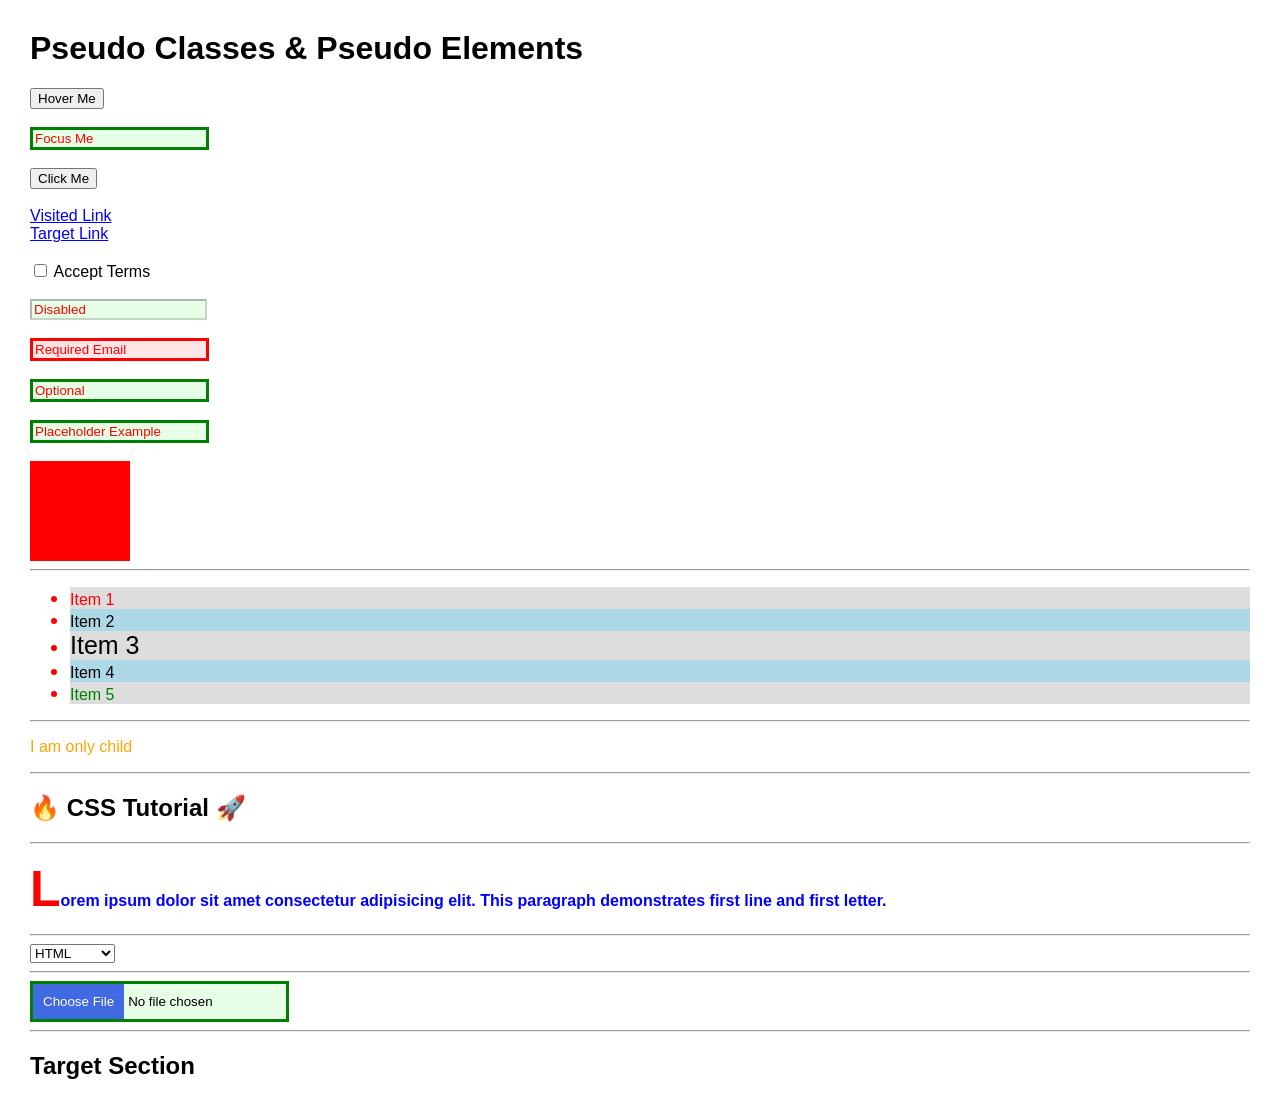
<file: FullStack learning/web technologies/CSS/index1.html>
<!DOCTYPE html>
<html lang="en">
<head>
    <meta charset="UTF-8">
    <title>Pseudo Class & Pseudo Element Demo</title>
    <link rel="stylesheet" href="style1.css">
</head>
<body>

<h1>Pseudo Classes & Pseudo Elements</h1>

<!-- Hover -->
<button class="hover-btn">Hover Me</button>

<br><br>

<!-- Focus -->
<input type="text" placeholder="Focus Me">

<br><br>

<!-- Active -->
<button class="active-btn">Click Me</button>

<br><br>

<!-- Links -->
<a href="https://google.com">Visited Link</a><br>
<a href="#section">Target Link</a>

<br><br>

<!-- Checkbox -->
<input type="checkbox"> Accept Terms

<br><br>

<!-- Disabled -->
<input type="text" placeholder="Disabled" disabled>

<br><br>

<!-- Required -->
<input type="email" placeholder="Required Email" required>

<br><br>

<!-- Optional -->
<input type="text" placeholder="Optional">

<br><br>

<!-- Placeholder -->
<input type="text" placeholder="Placeholder Example">

<br><br>

<!-- Empty -->
<div class="empty-box"></div>

<hr>

<!-- Child Selectors -->

<ul class="list">
    <li>Item 1</li>
    <li>Item 2</li>
    <li>Item 3</li>
    <li>Item 4</li>
    <li>Item 5</li>
</ul>

<hr>

<!-- Only Child -->

<div class="parent">
    <p>I am only child</p>
</div>

<hr>

<!-- Before After -->

<h2 class="before-after">
CSS Tutorial
</h2>

<hr>

<p class="first">
Lorem ipsum dolor sit amet consectetur adipisicing elit.
This paragraph demonstrates first line and first letter.
</p>

<hr>

<select>
<option>HTML</option>
<option>CSS</option>
<option>JavaScript</option>
</select>

<hr>

<input type="file">

<hr>

<div id="section">
    <h2>Target Section</h2>
</div>

</body>
</html>
</file>
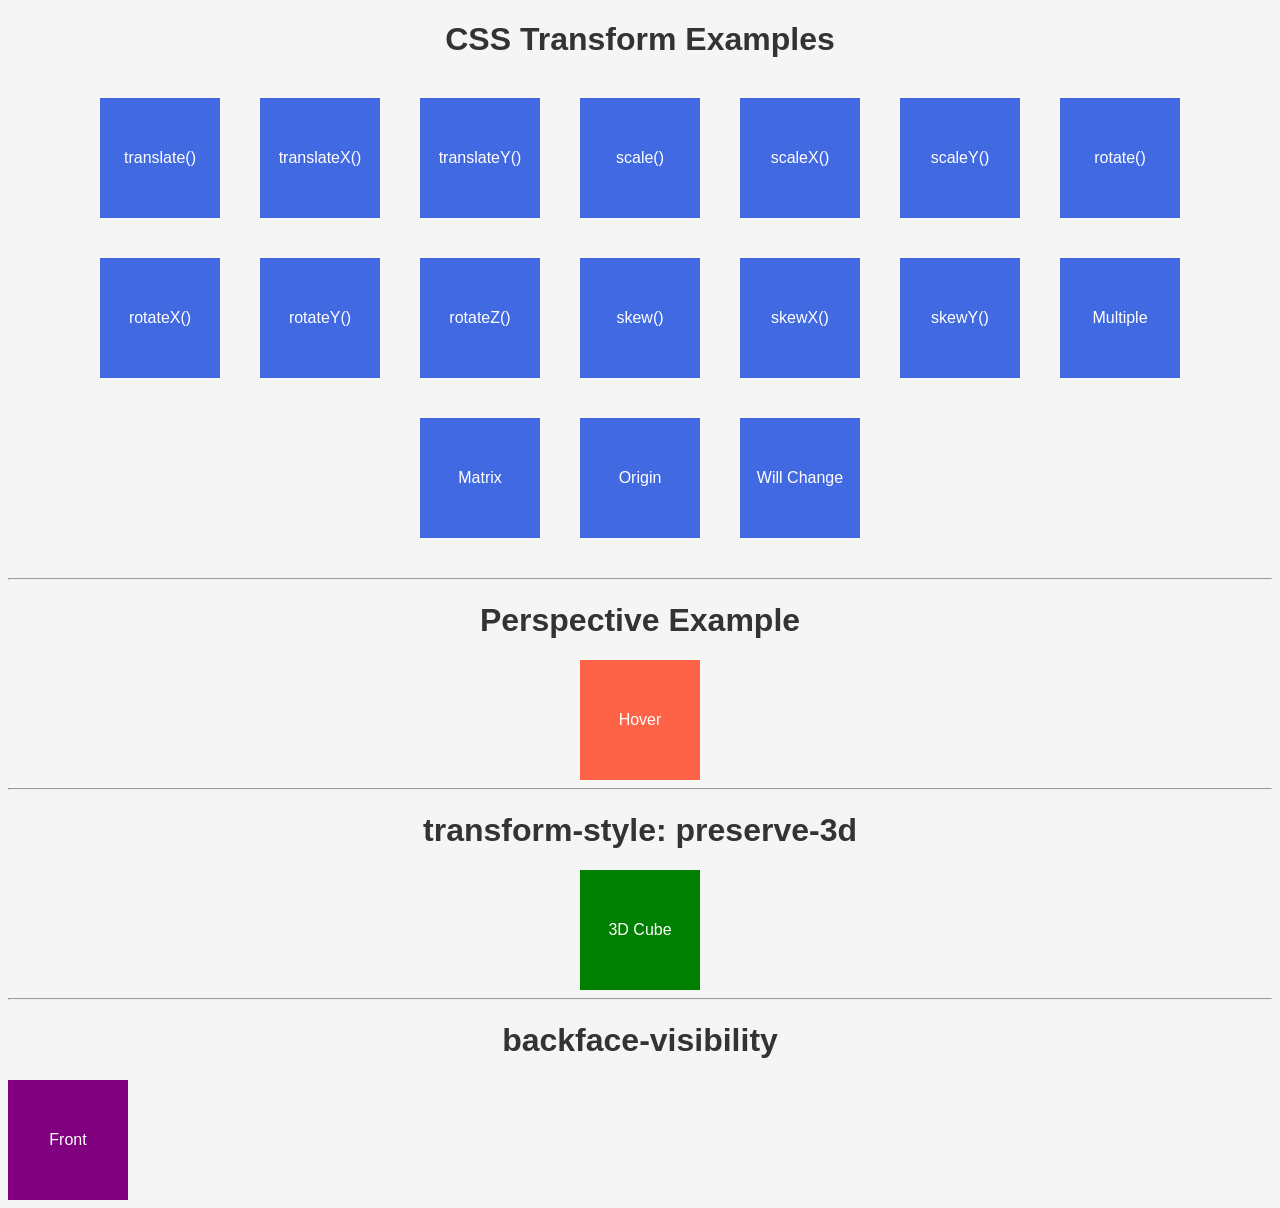
<file: FullStack learning/web technologies/CSS/transform.html>
<!DOCTYPE html>
<html lang="en">
<head>
<meta charset="UTF-8">
<meta name="viewport" content="width=device-width, initial-scale=1.0">
<title>CSS Transform Examples</title>

<style>

body{
    font-family:Arial, sans-serif;
    background:#f5f5f5;
    text-align:center;
}

h1{
    color:#333;
}

.container{
    display:flex;
    flex-wrap:wrap;
    justify-content:center;
    gap:40px;
    margin:40px;
}

.box{
    width:120px;
    height:120px;
    background:royalblue;
    color:white;
    display:flex;
    justify-content:center;
    align-items:center;
    transition:1s;
    cursor:pointer;
}

/* ------------------------
   translate()
-------------------------*/

.translate:hover{
    transform:translate(80px,30px);
}

/* ------------------------
   translateX()
-------------------------*/

.translateX:hover{
    transform:translateX(100px);
}

/* ------------------------
   translateY()
-------------------------*/

.translateY:hover{
    transform:translateY(60px);
}

/* ------------------------
   scale()
-------------------------*/

.scale:hover{
    transform:scale(1.5);
}

/* ------------------------
   scaleX()
-------------------------*/

.scaleX:hover{
    transform:scaleX(2);
}

/* ------------------------
   scaleY()
-------------------------*/

.scaleY:hover{
    transform:scaleY(1.8);
}

/* ------------------------
   rotate()
-------------------------*/

.rotate:hover{
    transform:rotate(45deg);
}

/* ------------------------
   rotateX()
-------------------------*/

.rotateX:hover{
    transform:rotateX(180deg);
}

/* ------------------------
   rotateY()
-------------------------*/

.rotateY:hover{
    transform:rotateY(180deg);
}

/* ------------------------
   rotateZ()
-------------------------*/

.rotateZ:hover{
    transform:rotateZ(180deg);
}

/* ------------------------
   skew()
-------------------------*/

.skew:hover{
    transform:skew(20deg,10deg);
}

/* ------------------------
   skewX()
-------------------------*/

.skewX:hover{
    transform:skewX(30deg);
}

/* ------------------------
   skewY()
-------------------------*/

.skewY:hover{
    transform:skewY(30deg);
}

/* ------------------------
   Multiple Transform
-------------------------*/

.multiple:hover{

    transform:
    translateX(80px)
    rotate(45deg)
    scale(1.3);

}

/* ------------------------
   Matrix
-------------------------*/

.matrix:hover{

    transform:matrix(
        1,
        0.3,
        0.3,
        1,
        40,
        20
    );

}

/* ------------------------
   Transform Origin
-------------------------*/

.origin{

    transform-origin:left top;

}

.origin:hover{

    transform:rotate(90deg);

}

/* ------------------------
   Will Change
-------------------------*/

.will{

    will-change:transform;

}

.will:hover{

    transform:scale(1.5) rotate(30deg);

}

/* ------------------------
   Perspective
-------------------------*/

.perspective{

    perspective:800px;

}

.card{

    width:120px;
    height:120px;
    margin:auto;
    background:tomato;
    color:white;

    display:flex;
    justify-content:center;
    align-items:center;

    transition:1s;

}

.perspective:hover .card{

    transform:rotateY(180deg);

}

/* ------------------------
   Preserve 3D
-------------------------*/

.parent{

    perspective:800px;

}

.cube{

    width:120px;
    height:120px;

    margin:auto;

    background:green;

    color:white;

    display:flex;
    justify-content:center;
    align-items:center;

    transform-style:preserve-3d;

    transition:1s;

}

.parent:hover .cube{

    transform:rotateY(180deg);

}

/* ------------------------
   Backface Visibility
-------------------------*/

.flip{

    perspective:800px;

}

.flip-card{

    width:120px;
    height:120px;

    position:relative;

    transform-style:preserve-3d;

    transition:1s;

}

.front,
.back{

    position:absolute;

    width:100%;
    height:100%;

    display:flex;
    justify-content:center;
    align-items:center;

    color:white;

    backface-visibility:hidden;

}

.front{

    background:purple;

}

.back{

    background:orange;

    transform:rotateY(180deg);

}

.flip:hover .flip-card{

    transform:rotateY(180deg);

}

</style>

</head>

<body>

<h1>CSS Transform Examples</h1>

<div class="container">

<div class="box translate">translate()</div>

<div class="box translateX">translateX()</div>

<div class="box translateY">translateY()</div>

<div class="box scale">scale()</div>

<div class="box scaleX">scaleX()</div>

<div class="box scaleY">scaleY()</div>

<div class="box rotate">rotate()</div>

<div class="box rotateX">rotateX()</div>

<div class="box rotateY">rotateY()</div>

<div class="box rotateZ">rotateZ()</div>

<div class="box skew">skew()</div>

<div class="box skewX">skewX()</div>

<div class="box skewY">skewY()</div>

<div class="box multiple">Multiple</div>

<div class="box matrix">Matrix</div>

<div class="box origin">Origin</div>

<div class="box will">Will Change</div>

</div>

<hr>

<h1>Perspective Example</h1>

<div class="perspective">

<div class="card">

Hover

</div>

</div>

<hr>

<h1>transform-style: preserve-3d</h1>

<div class="parent">

<div class="cube">

3D Cube

</div>

</div>

<hr>

<h1>backface-visibility</h1>

<div class="flip">

<div class="flip-card">

<div class="front">

Front

</div>

<div class="back">

Back

</div>

</div>

</div>

</body>
</html>
</file>
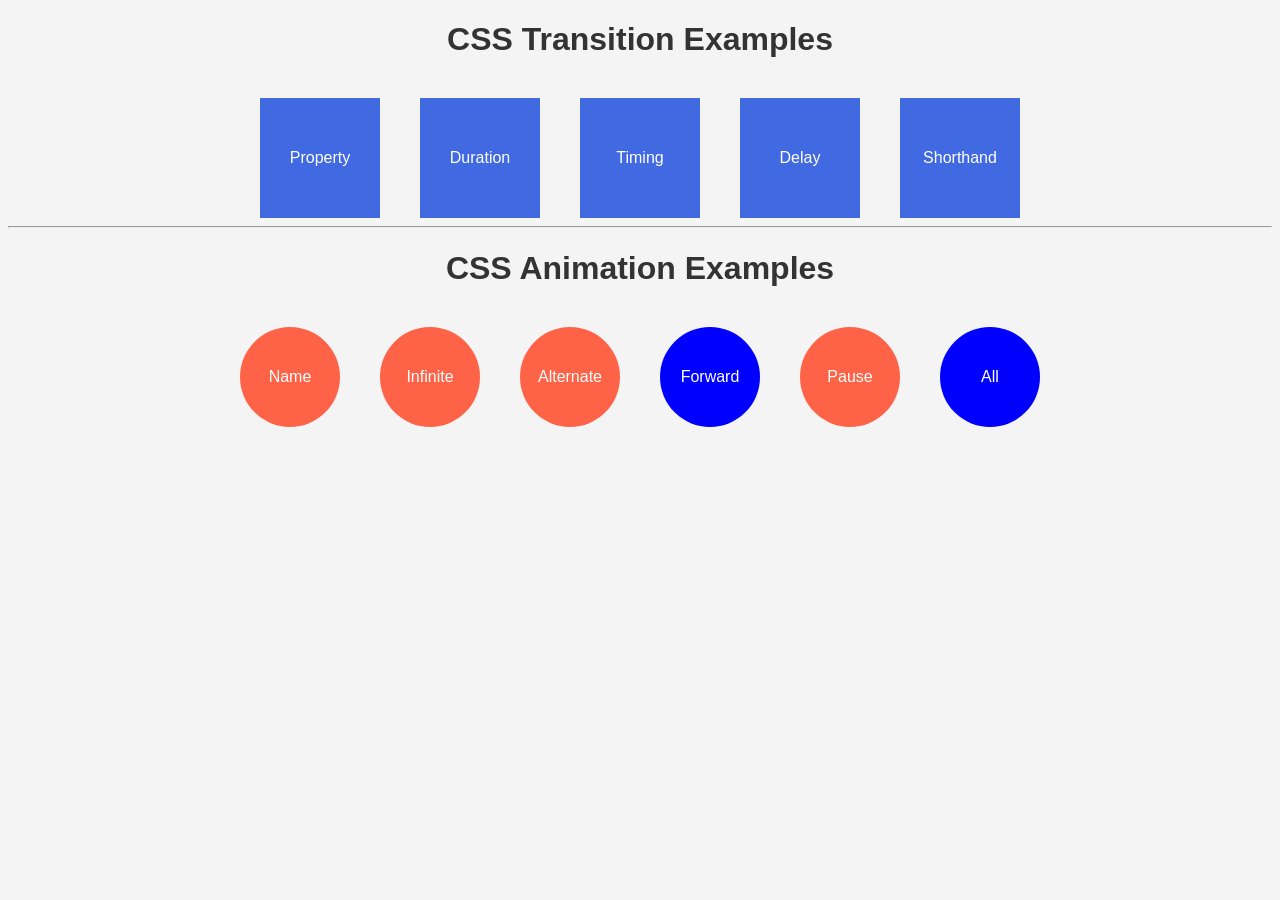
<file: FullStack learning/web technologies/CSS/transition_animation.html>
<!DOCTYPE html>
<html lang="en">
<head>
<meta charset="UTF-8">
<meta name="viewport" content="width=device-width, initial-scale=1.0">
<title>CSS Transition & Animation Demo</title>

<style>

body{
    font-family: Arial, sans-serif;
    background:#f4f4f4;
    text-align:center;
}

h1{
    color:#333;
}

.container{
    display:flex;
    flex-wrap:wrap;
    justify-content:center;
    gap:40px;
    margin-top:40px;
}

/* ===================================
        TRANSITION EXAMPLES
=================================== */

.box{
    width:120px;
    height:120px;
    background:royalblue;
    color:white;
    display:flex;
    justify-content:center;
    align-items:center;
    cursor:pointer;
}

/* 1. transition-property */

.box1{
    transition-property:background;
    transition-duration:1s;
}

.box1:hover{
    background:red;
}

/* 2. transition-duration */

.box2{
    transition:background 3s;
}

.box2:hover{
    background:green;
}

/* 3. transition-timing-function */

.box3{
    transition:transform 2s ease-in-out;
}

.box3:hover{
    transform:translateX(120px);
}

/* 4. transition-delay */

.box4{
    transition:background 1s;
    transition-delay:2s;
}

.box4:hover{
    background:orange;
}

/* 5. transition shorthand */

.box5{
    transition:all 1s ease;
}

.box5:hover{
    background:purple;
    transform:rotate(45deg) scale(1.2);
}

/* ===================================
          ANIMATION EXAMPLES
=================================== */

.circle{
    width:100px;
    height:100px;
    border-radius:50%;
    background:tomato;
    color:white;
    display:flex;
    justify-content:center;
    align-items:center;
}

/* Keyframes */

@keyframes move{

    0%{
        transform:translateX(0);
        background:red;
    }

    50%{
        transform:translateX(150px);
        background:green;
    }

    100%{
        transform:translateX(0);
        background:blue;
    }

}

/* animation-name */

.anim1{

    animation-name:move;
    animation-duration:3s;

}

/* animation-iteration-count */

.anim2{

    animation-name:move;
    animation-duration:3s;
    animation-iteration-count:infinite;

}

/* animation-direction */

.anim3{

    animation-name:move;
    animation-duration:3s;
    animation-direction:alternate;
    animation-iteration-count:infinite;

}

/* animation-fill-mode */

.anim4{

    animation-name:move;
    animation-duration:3s;
    animation-fill-mode:forwards;

}

/* animation-play-state */

.anim5{

    animation-name:move;
    animation-duration:4s;
    animation-iteration-count:infinite;

}

.anim5:hover{

    animation-play-state:paused;

}

/* Animation Shorthand */

.anim6{

    animation:move 4s ease-in-out 1s infinite alternate forwards;

}

</style>

</head>

<body>

<h1>CSS Transition Examples</h1>

<div class="container">

<div class="box box1">
Property
</div>

<div class="box box2">
Duration
</div>

<div class="box box3">
Timing
</div>

<div class="box box4">
Delay
</div>

<div class="box box5">
Shorthand
</div>

</div>

<hr>

<h1>CSS Animation Examples</h1>

<div class="container">

<div class="circle anim1">
Name
</div>

<div class="circle anim2">
Infinite
</div>

<div class="circle anim3">
Alternate
</div>

<div class="circle anim4">
Forward
</div>

<div class="circle anim5">
Pause
</div>

<div class="circle anim6">
All
</div>

</div>

</body>
</html>
</file>
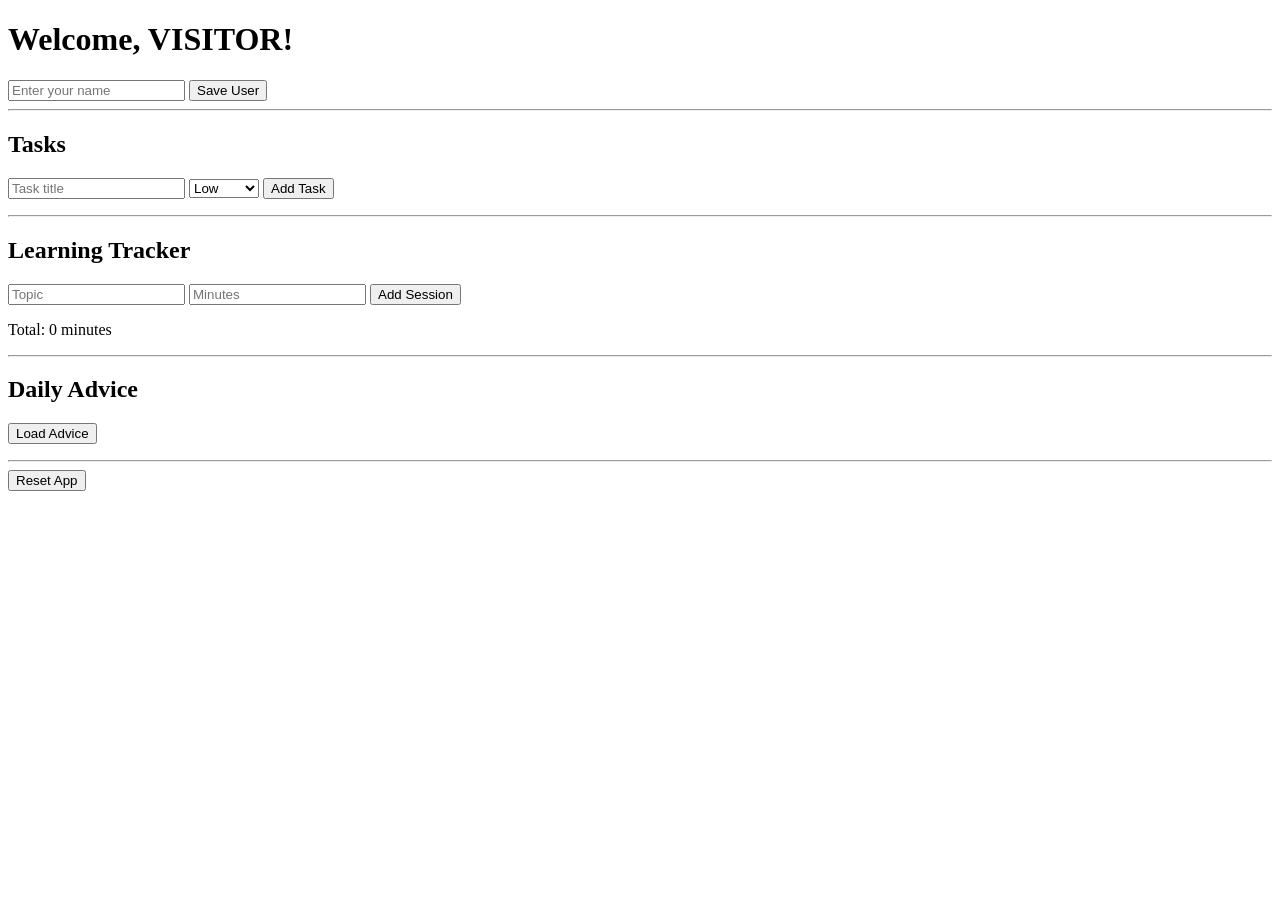
<file: FullStack learning/web technologies/JS learning/JS Productivity Dashboard (Pure JS prj)/Single file code/server_indx.html>
<!DOCTYPE html>
<html lang="en">
<head>
  <meta charset="UTF-8" />
  <title>JavaScript Productivity Dashboard</title>
</head>
<body>

  <h1 id="title"></h1>

  <!-- USER -->
  <form id="user-form">
    <input id="name" placeholder="Enter your name" />
    <button type="submit">Save User</button>
  </form>

  <hr />

  <!-- TASKS -->
  <h2>Tasks</h2>
  <form id="task-form">
    <input id="task-input" placeholder="Task title" />
    <select id="priority">
      <option value="low">Low</option>
      <option value="medium">Medium</option>
      <option value="high">High</option>
    </select>
    <button>Add Task</button>
  </form>
  <ul id="task-list"></ul>

  <hr />

  <!-- LEARNING TRACKER -->
  <h2>Learning Tracker</h2>
  <form id="session-form">
    <input id="topic" placeholder="Topic" />
    <input id="duration" type="number" placeholder="Minutes" />
    <button>Add Session</button>
  </form>
  <p id="stats"></p>
  <ul id="session-list"></ul>

  <hr />

  <!-- ASYNC API -->
  <h2>Daily Advice</h2>
  <button id="load-quote">Load Advice</button>
  <p id="quote"></p>
  <p id="quote-status"></p>

  <hr />
  <!-- RESET THE LOCAL DATA -->
  <button id="reset">Reset App</button>

  <script src="server.js"></script>
</body>
</html>
</file>
<file: FullStack learning/web technologies/CSS/style.css>
/* Container */
.container {
    display: flex;
    justify-content: center;
    align-items: center;
    height: 100vh;
    gap: 20px;
}

/* Card */
.card {
    width: 300px;
    padding: 20px;
    border: 2px solid black;
    border-radius: 10px;
    text-align: center;

    /* Animation */
    transition: 0.3s;
}

/* Hover Effect */
.card:hover {
    transform: scale(1.05);
    box-shadow: 0px 5px 15px gray;
}

/* Button */
button {
    padding: 10px 20px;
    font-size: 16px;
    cursor: pointer;
}

/* Button Hover */
button:hover {
    background-color: lightblue;
}
</file>
<file: FullStack learning/web technologies/CSS/style1.css>
body{
    font-family:Arial;
    margin:30px;
}

/* ==========================
   PSEUDO CLASSES
========================== */

/* Hover */

.hover-btn:hover{
    background:red;
    color:white;
}

/* Focus */

input:focus{
    background:lightyellow;
}

/* Focus Visible */

input:focus-visible{
    border:3px solid blue;
}

/* Active */

.active-btn:active{
    transform:scale(.9);
}

/* Link */

a:link{
    color:blue;
}

/* Visited */

a:visited{
    color:purple;
}

/* Checked */

input:checked{
    width:25px;
    height:25px;
}

/* Disabled */

input:disabled{
    background:lightgray;
}

/* Enabled */

input:enabled{
    border:2px solid green;
}

/* Placeholder shown */

input:placeholder-shown{
    background:#ffffdd;
}

/* Valid */

input:valid{
    border:3px solid green;
}

/* Invalid */

input:invalid{
    border:3px solid red;
}

/* Required */

input:required{
    background:#ffe6e6;
}

/* Optional */

input:optional{
    background:#e6ffe6;
}

/* Empty */

.empty-box:empty{
    width:100px;
    height:100px;
    background:red;
}

/* Root */

:root{
    --main-color:royalblue;
}

/* First Child */

.list li:first-child{
    color:red;
}

/* Last Child */

.list li:last-child{
    color:green;
}

/* nth-child */

.list li:nth-child(2){
    background:yellow;
}

/* Even */

.list li:nth-child(even){
    background:lightblue;
}

/* Odd */

.list li:nth-child(odd){
    background:#ddd;
}

/* nth of type */

.list li:nth-of-type(3){
    font-size:25px;
}

/* Only Child */

.parent p:only-child{
    color:orange;
}

/* Target */

#section:target{
    background:yellow;
}

/* ==========================
   PSEUDO ELEMENTS
========================== */

/* Before */

.before-after::before{
    content:"🔥 ";
}

/* After */

.before-after::after{
    content:" 🚀";
}

/* Placeholder */

input::placeholder{
    color:red;
}

/* Selection */

::selection{
    background:black;
    color:white;
}

/* First Line */

.first::first-line{
    color:blue;
    font-weight:bold;
}

/* First Letter */

.first::first-letter{
    font-size:50px;
    color:red;
}

/* Marker */

li::marker{
    color:red;
    font-size:20px;
}

/* File Selector Button */

::file-selector-button{
    background:royalblue;
    color:white;
    border:none;
    padding:10px;
}

/* Scrollbar */

::-webkit-scrollbar{
    width:12px;
}

::-webkit-scrollbar-thumb{
    background:gray;
}

::-webkit-scrollbar-track{
    background:#ddd;
}
</file>
